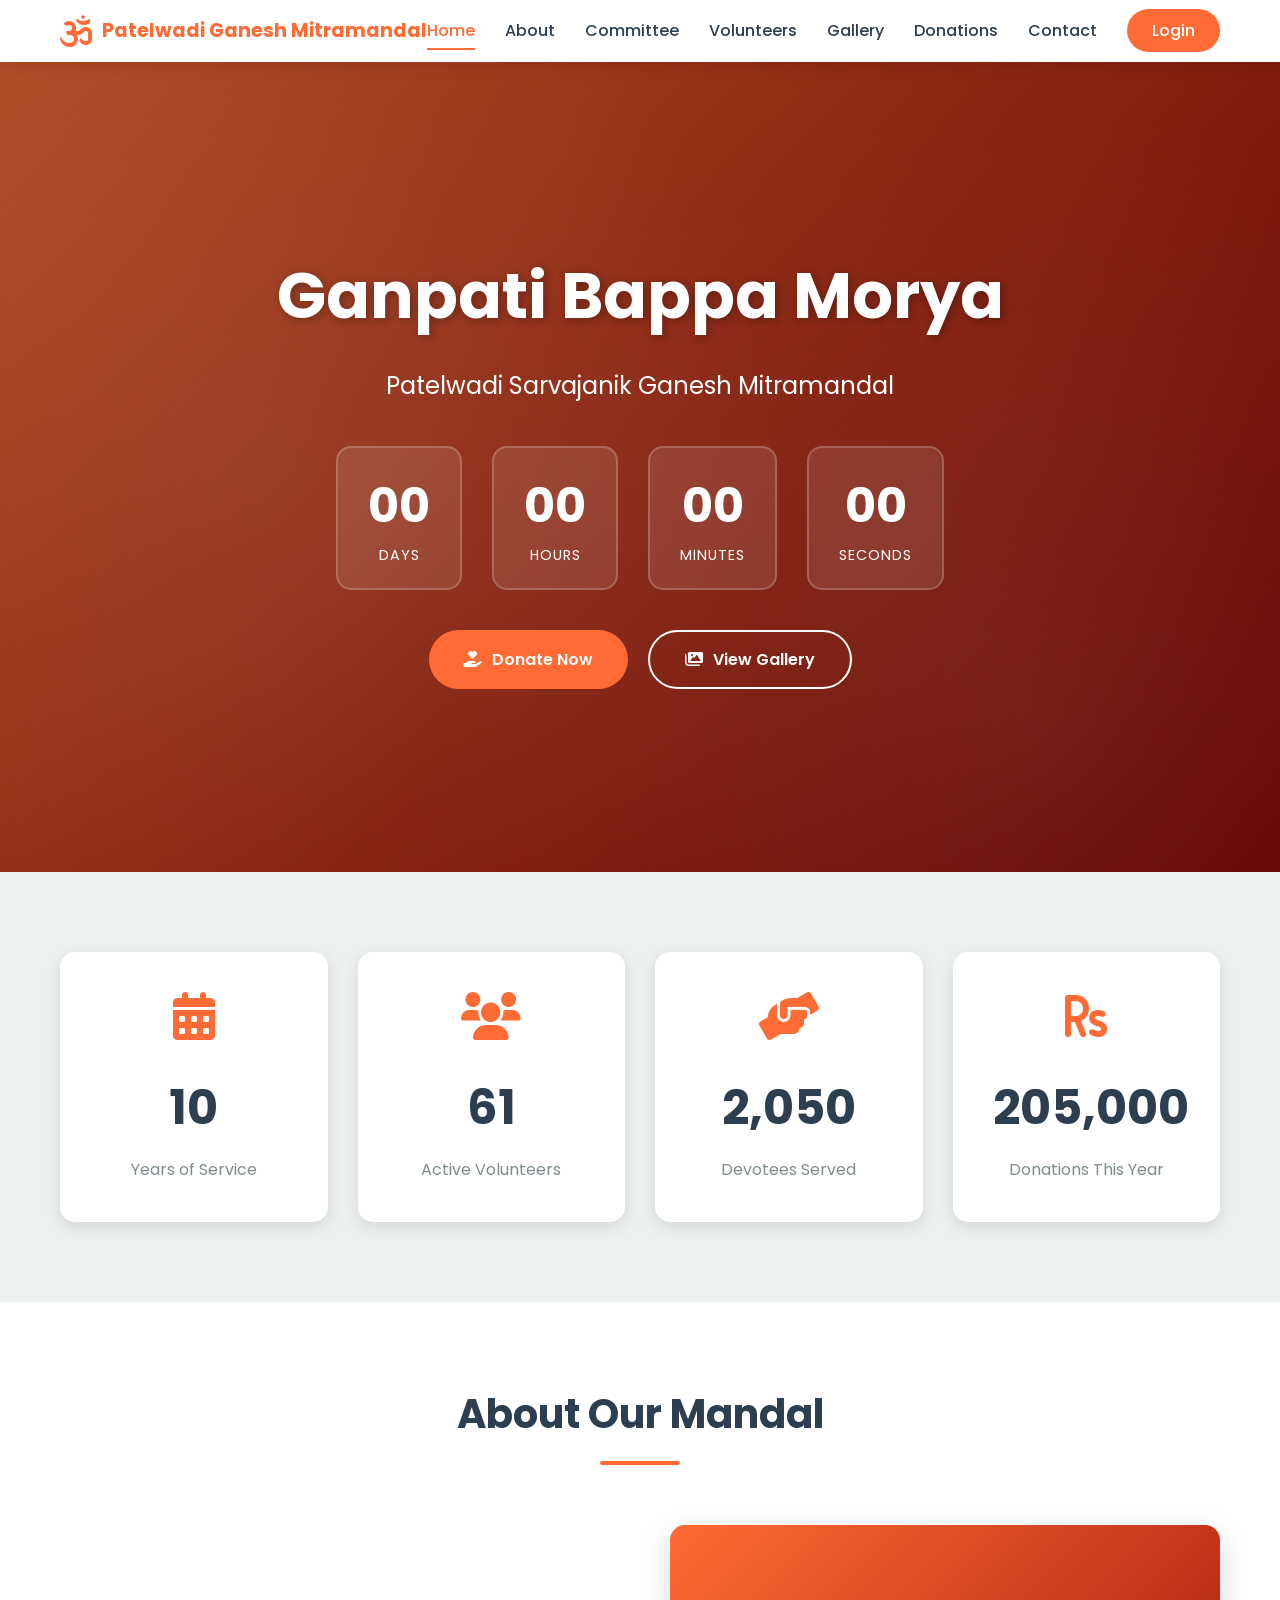
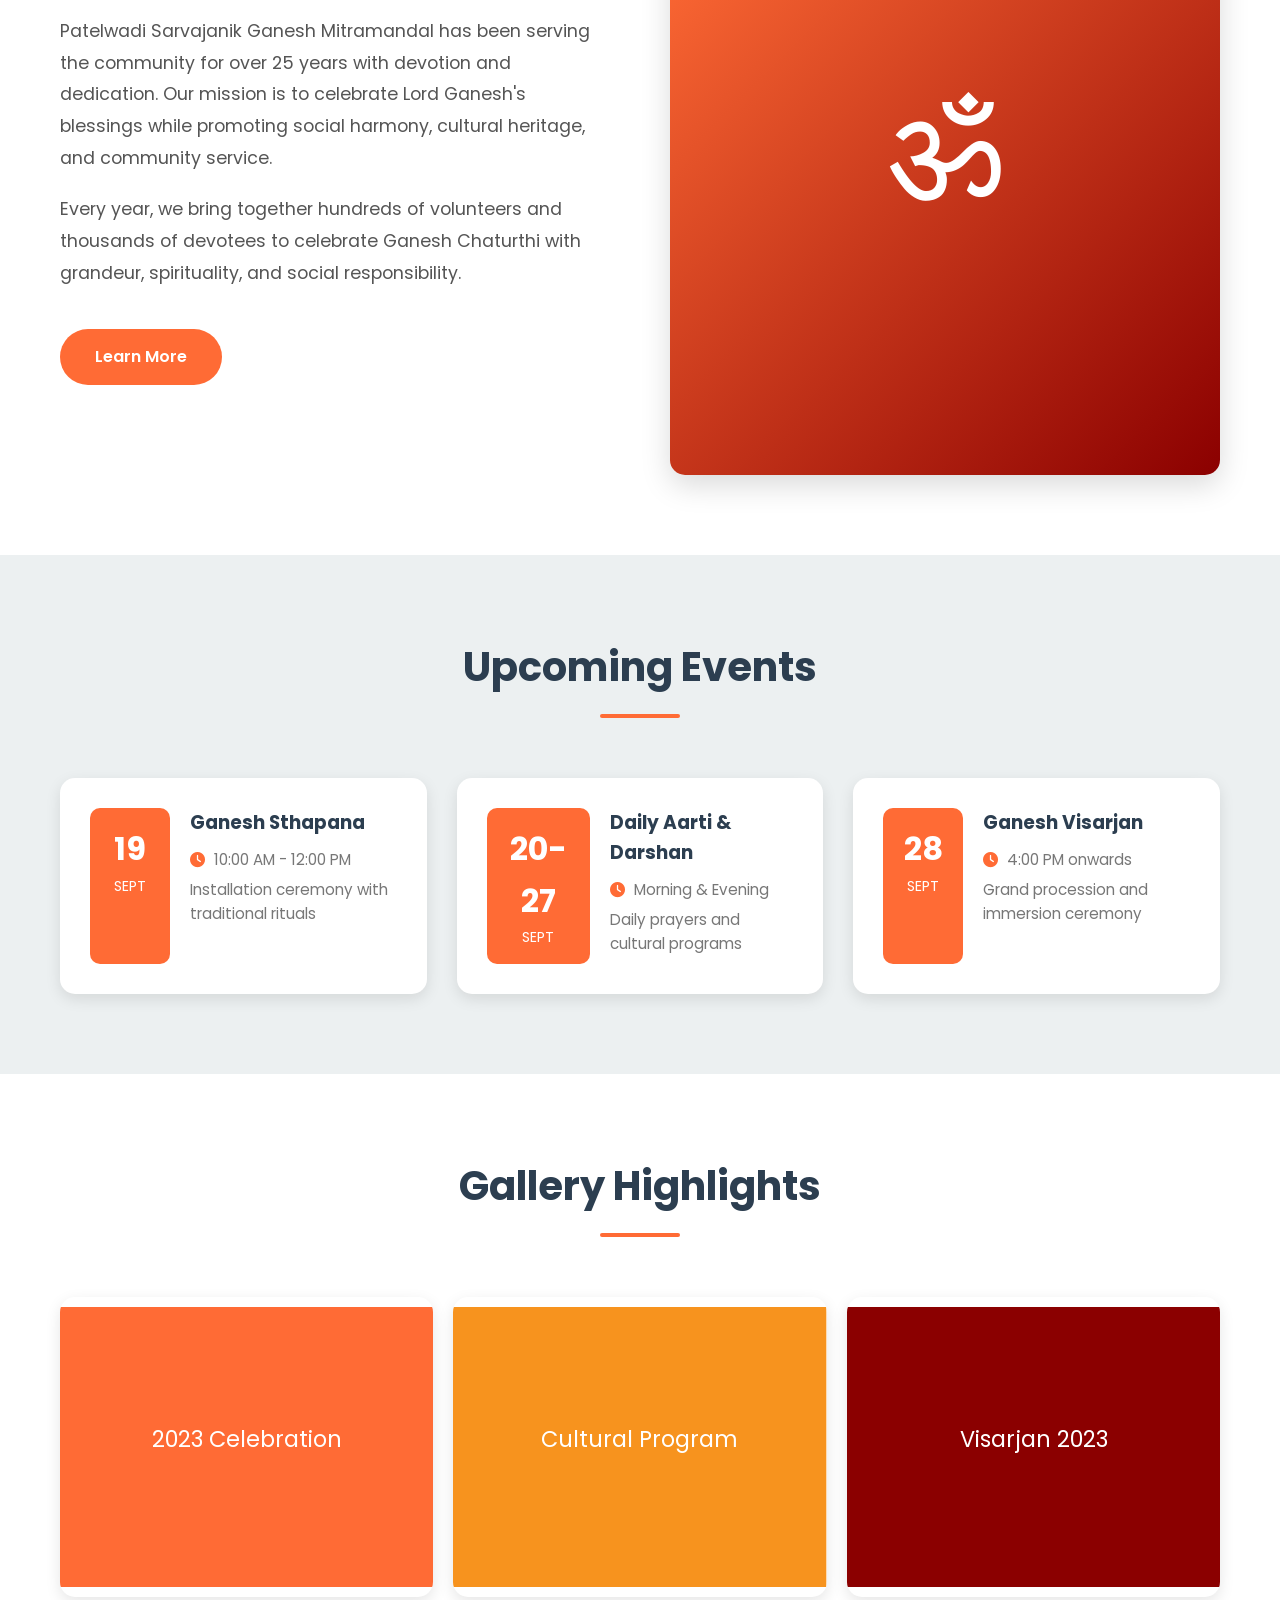
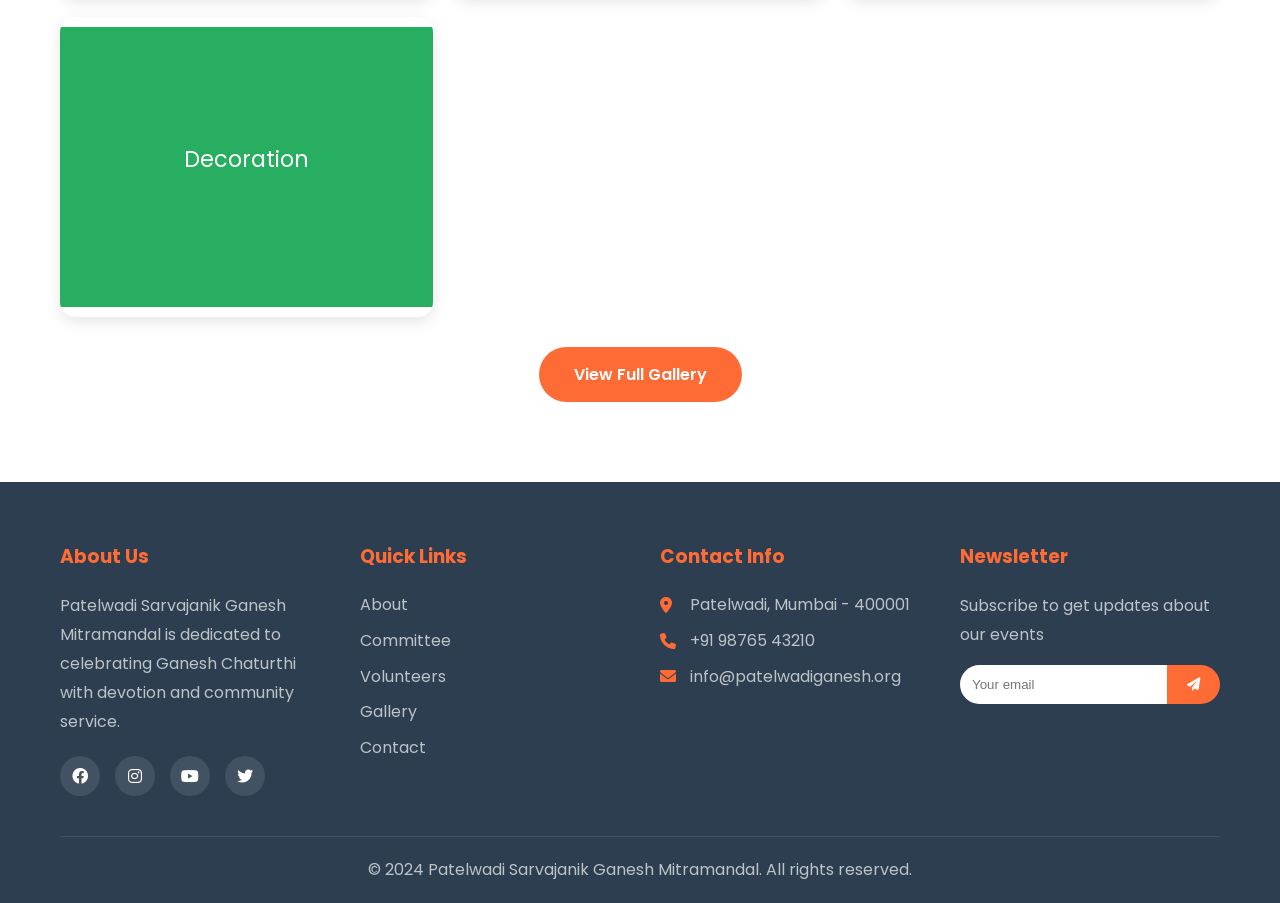
<file: index.html>
<!DOCTYPE html>
<html lang="en">
<head>
    <meta charset="UTF-8">
    <meta name="viewport" content="width=device-width, initial-scale=1.0">
    <title>Patelwadi Sarvajanik Ganesh Mitramandal</title>
    <link rel="stylesheet" href="style.css">
    <link rel="stylesheet" href="https://cdnjs.cloudflare.com/ajax/libs/font-awesome/6.0.0/css/all.min.css">
    <link href="https://fonts.googleapis.com/css2?family=Poppins:wght@300;400;600;700&display=swap" rel="stylesheet">
</head>
<body>
    <!-- Navigation -->
    <nav class="navbar">
        <div class="container">
            <div class="nav-wrapper">
                <div class="logo">
                    <i class="fas fa-om"></i>
                    <span>Patelwadi Ganesh Mitramandal</span>
                </div>
                <button class="mobile-toggle" id="mobileToggle">
                    <span></span>
                    <span></span>
                    <span></span>
                </button>
                <ul class="nav-menu" id="navMenu">
                    <li><a href="index.html" class="active">Home</a></li>
                    <li><a href="about.html">About</a></li>
                    <li><a href="committee.html">Committee</a></li>
                    <li><a href="volunteers.html">Volunteers</a></li>
                    <li><a href="gallery.html">Gallery</a></li>
                    <li><a href="donations.html">Donations</a></li>
                    <li><a href="contact.html">Contact</a></li>
                    <li><a href="login.html" class="btn-login">Login</a></li>
                </ul>
            </div>
        </div>
    </nav>

    <!-- Hero Section -->
    <section class="hero">
        <div class="hero-overlay"></div>
        <div class="hero-content">
            <h1 class="hero-title">Ganpati Bappa Morya</h1>
            <p class="hero-subtitle">Patelwadi Sarvajanik Ganesh Mitramandal</p>
            <div class="countdown" id="countdown">
                <div class="countdown-item">
                    <span class="countdown-value" id="days">10</span>
                    <span class="countdown-label">Days</span>
                </div>
                <div class="countdown-item">
                    <span class="countdown-value" id="hours">00</span>
                    <span class="countdown-label">Hours</span>
                </div>
                <div class="countdown-item">
                    <span class="countdown-value" id="minutes">00</span>
                    <span class="countdown-label">Minutes</span>
                </div>
                <div class="countdown-item">
                    <span class="countdown-value" id="seconds">00</span>
                    <span class="countdown-label">Seconds</span>
                </div>
            </div>
            <div class="hero-buttons">
                <a href="donations.html" class="btn btn-primary">
                    <i class="fas fa-hand-holding-heart"></i> Donate Now
                </a>
                <a href="gallery.html" class="btn btn-secondary">
                    <i class="fas fa-images"></i> View Gallery
                </a>
            </div>
        </div>
    </section>

    <!-- Quick Stats -->
    <section class="stats">
        <div class="container">
            <div class="stats-grid">
                <div class="stat-card">
                    <i class="fas fa-calendar-alt"></i>
                    <h3 class="stat-number" data-target="25">0</h3>
                    <p class="stat-label">Years of Service</p>
                </div>
                <div class="stat-card">
                    <i class="fas fa-users"></i>
                    <h3 class="stat-number" data-target="150">0</h3>
                    <p class="stat-label">Active Volunteers</p>
                </div>
                <div class="stat-card">
                    <i class="fas fa-hands-helping"></i>
                    <h3 class="stat-number" data-target="5000">0</h3>
                    <p class="stat-label">Devotees Served</p>
                </div>
                <div class="stat-card">
                    <i class="fas fa-rupee-sign"></i>
                    <h3 class="stat-number" data-target="500000">0</h3>
                    <p class="stat-label">Donations This Year</p>
                </div>
            </div>
        </div>
    </section>

    <!-- About Section -->
    <section class="about-preview">
        <div class="container">
            <div class="section-header">
                <h2>About Our Mandal</h2>
                <div class="divider"></div>
            </div>
            <div class="about-content">
                <div class="about-text">
                    <p>Patelwadi Sarvajanik Ganesh Mitramandal has been serving the community for over 25 years with devotion and dedication. Our mission is to celebrate Lord Ganesh's blessings while promoting social harmony, cultural heritage, and community service.</p>
                    <p>Every year, we bring together hundreds of volunteers and thousands of devotees to celebrate Ganesh Chaturthi with grandeur, spirituality, and social responsibility.</p>
                    <a href="about.html" class="btn btn-primary">Learn More</a>
                </div>
                <div class="about-image">
                    <!-- SVG Placeholder for Ganesh -->
                    <svg viewBox="0 0 400 400" style="border-radius: 15px;">
                        <defs>
                            <linearGradient id="ganeshGrad" x1="0%" y1="0%" x2="100%" y2="100%">
                                <stop offset="0%" style="stop-color:#FF6B35;stop-opacity:1" />
                                <stop offset="100%" style="stop-color:#8B0000;stop-opacity:1" />
                            </linearGradient>
                        </defs>
                        <rect width="400" height="400" fill="url(#ganeshGrad)"/>
                        <text x="50%" y="50%" text-anchor="middle" fill="white" font-size="100" font-family="Arial">ॐ</text>
                    </svg>
                </div>
            </div>
        </div>
    </section>

    <!-- Events Section -->
    <section class="events">
        <div class="container">
            <div class="section-header">
                <h2>Upcoming Events</h2>
                <div class="divider"></div>
            </div>
            <div class="events-grid">
                <div class="event-card">
                    <div class="event-date">
                        <span class="day">19</span>
                        <span class="month">Sept</span>
                    </div>
                    <div class="event-content">
                        <h3>Ganesh Sthapana</h3>
                        <p><i class="fas fa-clock"></i> 10:00 AM - 12:00 PM</p>
                        <p>Installation ceremony with traditional rituals</p>
                    </div>
                </div>
                <div class="event-card">
                    <div class="event-date">
                        <span class="day">20-27</span>
                        <span class="month">Sept</span>
                    </div>
                    <div class="event-content">
                        <h3>Daily Aarti & Darshan</h3>
                        <p><i class="fas fa-clock"></i> Morning & Evening</p>
                        <p>Daily prayers and cultural programs</p>
                    </div>
                </div>
                <div class="event-card">
                    <div class="event-date">
                        <span class="day">28</span>
                        <span class="month">Sept</span>
                    </div>
                    <div class="event-content">
                        <h3>Ganesh Visarjan</h3>
                        <p><i class="fas fa-clock"></i> 4:00 PM onwards</p>
                        <p>Grand procession and immersion ceremony</p>
                    </div>
                </div>
            </div>
        </div>
    </section>

    <!-- Gallery Preview -->
    <section class="gallery-preview">
        <div class="container">
            <div class="section-header">
                <h2>Gallery Highlights</h2>
                <div class="divider"></div>
            </div>
            <div class="gallery-grid">
                <div class="gallery-item">
                    <svg viewBox="0 0 400 300">
                        <rect width="400" height="300" fill="#FF6B35"/>
                        <text x="50%" y="50%" text-anchor="middle" fill="white" font-size="24">2023 Celebration</text>
                    </svg>
                    <div class="gallery-overlay">
                        <span>2023 Celebration</span>
                    </div>
                </div>
                <div class="gallery-item">
                    <svg viewBox="0 0 400 300">
                        <rect width="400" height="300" fill="#F7931E"/>
                        <text x="50%" y="50%" text-anchor="middle" fill="white" font-size="24">Cultural Program</text>
                    </svg>
                    <div class="gallery-overlay">
                        <span>Cultural Program</span>
                    </div>
                </div>
                <div class="gallery-item">
                    <svg viewBox="0 0 400 300">
                        <rect width="400" height="300" fill="#8B0000"/>
                        <text x="50%" y="50%" text-anchor="middle" fill="white" font-size="24">Visarjan 2023</text>
                    </svg>
                    <div class="gallery-overlay">
                        <span>Visarjan 2023</span>
                    </div>
                </div>
                <div class="gallery-item">
                    <svg viewBox="0 0 400 300">
                        <rect width="400" height="300" fill="#27AE60"/>
                        <text x="50%" y="50%" text-anchor="middle" fill="white" font-size="24">Decoration</text>
                    </svg>
                    <div class="gallery-overlay">
                        <span>Decoration</span>
                    </div>
                </div>
            </div>
            <div class="text-center" style="margin-top: 30px;">
                <a href="gallery.html" class="btn btn-primary">View Full Gallery</a>
            </div>
        </div>
    </section>

    <!-- Footer -->
    <footer class="footer">
        <div class="container">
            <div class="footer-grid">
                <div class="footer-col">
                    <h3>About Us</h3>
                    <p>Patelwadi Sarvajanik Ganesh Mitramandal is dedicated to celebrating Ganesh Chaturthi with devotion and community service.</p>
                    <div class="social-links">
                        <a href="#"><i class="fab fa-facebook"></i></a>
                        <a href="#"><i class="fab fa-instagram"></i></a>
                        <a href="#"><i class="fab fa-youtube"></i></a>
                        <a href="#"><i class="fab fa-twitter"></i></a>
                    </div>
                </div>
                <div class="footer-col">
                    <h3>Quick Links</h3>
                    <ul>
                        <li><a href="about.html">About</a></li>
                        <li><a href="committee.html">Committee</a></li>
                        <li><a href="volunteers.html">Volunteers</a></li>
                        <li><a href="gallery.html">Gallery</a></li>
                        <li><a href="contact.html">Contact</a></li>
                    </ul>
                </div>
                <div class="footer-col">
                    <h3>Contact Info</h3>
                    <ul class="contact-info">
                        <li><i class="fas fa-map-marker-alt"></i> Patelwadi, Mumbai - 400001</li>
                        <li><i class="fas fa-phone"></i> +91 98765 43210</li>
                        <li><i class="fas fa-envelope"></i> info@patelwadiganesh.org</li>
                    </ul>
                </div>
                <div class="footer-col">
                    <h3>Newsletter</h3>
                    <p>Subscribe to get updates about our events</p>
                    <form class="newsletter-form" onsubmit="return false;">
                        <input type="email" placeholder="Your email" required>
                        <button type="submit"><i class="fas fa-paper-plane"></i></button>
                    </form>
                </div>
            </div>
            <div class="footer-bottom">
                <p>&copy; 2024 Patelwadi Sarvajanik Ganesh Mitramandal. All rights reserved.</p>
            </div>
        </div>
    </footer>

    <script src="main.js"></script>
</body>
</html>
</file>
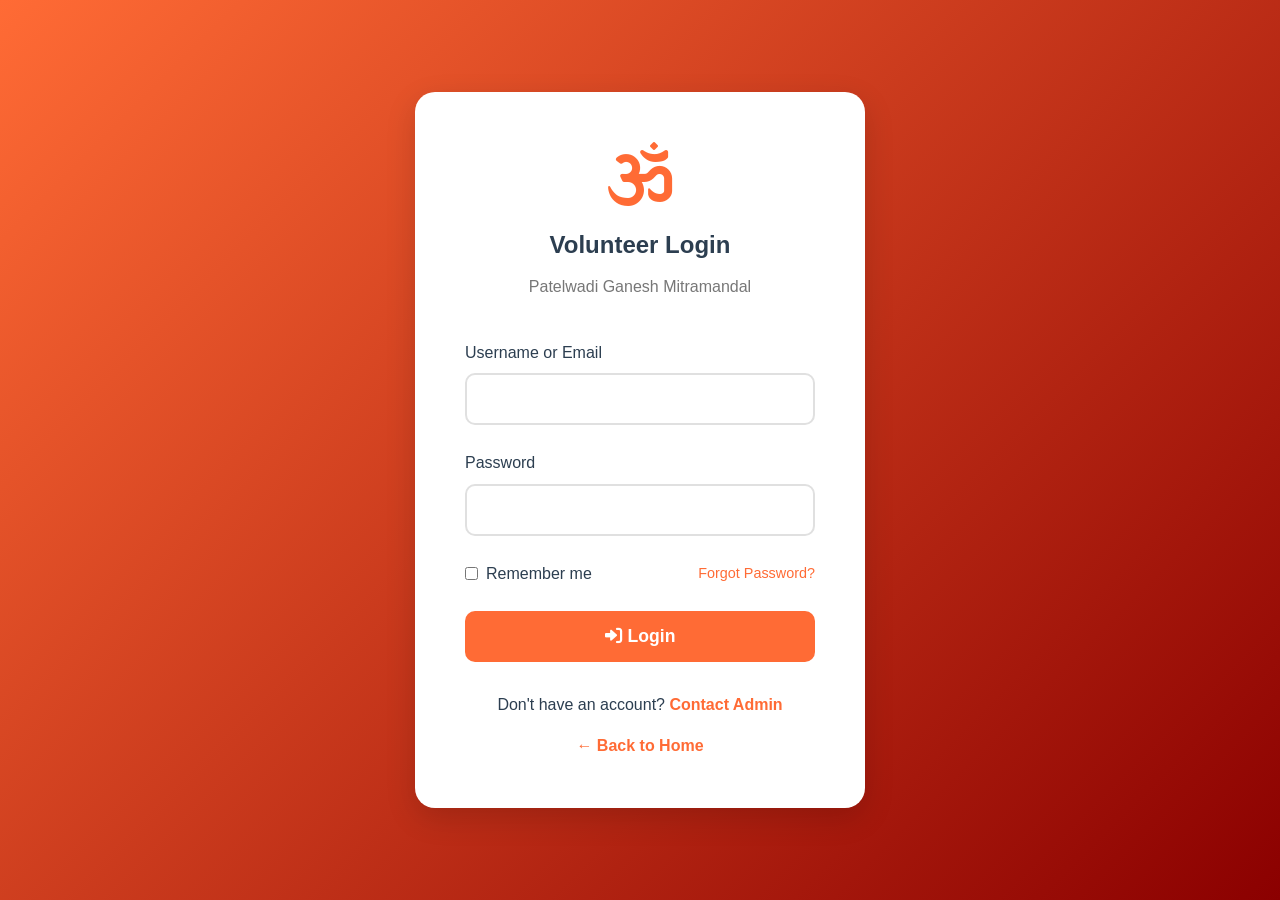
<file: admin.html>
<!DOCTYPE html>
<html lang="en">
<head>
    <meta charset="UTF-8">
    <meta name="viewport" content="width=device-width, initial-scale=1.0">
    <title>Admin Panel - Patelwadi Ganesh Mitramandal</title>
    <link rel="stylesheet" href="style.css">
    <link rel="stylesheet" href="https://cdnjs.cloudflare.com/ajax/libs/font-awesome/6.0.0/css/all.min.css">
    <link href="https://fonts.googleapis.com/css2?family=Poppins:wght@300;400;600;700&display=swap" rel="stylesheet">
    <style>
        body {
            background: #F5F6FA;
        }
        
        .admin-dashboard {
            display: flex;
            min-height: 100vh;
        }
        
        /* Sidebar */
        .admin-sidebar {
            width: 280px;
            background: linear-gradient(180deg, #2C3E50 0%, #34495E 100%);
            color: white;
            position: fixed;
            height: 100vh;
            overflow-y: auto;
            box-shadow: 2px 0 10px rgba(0,0,0,0.1);
        }
        
        .admin-sidebar-header {
            padding: 30px 20px;
            background: rgba(0,0,0,0.2);
            border-bottom: 1px solid rgba(255,255,255,0.1);
        }
        
        .admin-sidebar-header h2 {
            color: var(--primary-color);
            margin-bottom: 5px;
            font-size: 1.5rem;
        }
        
        .admin-sidebar-header p {
            color: #BDC3C7;
            font-size: 0.9rem;
        }
        
        .admin-menu {
            list-style: none;
            padding: 20px 0;
        }
        
        .admin-menu li {
            margin: 5px 0;
        }
        
        .admin-menu a {
            display: flex;
            align-items: center;
            gap: 15px;
            padding: 15px 25px;
            color: #BDC3C7;
            transition: all 0.3s ease;
            position: relative;
        }
        
        .admin-menu a:hover,
        .admin-menu a.active {
            background: rgba(255,107,53,0.15);
            color: var(--primary-color);
            border-left: 4px solid var(--primary-color);
        }
        
        .admin-menu a i {
            width: 24px;
            font-size: 1.2rem;
        }
        
        /* Main Content */
        .admin-main {
            flex: 1;
            margin-left: 280px;
        }
        
        /* Top Bar */
        .admin-topbar {
            background: white;
            padding: 20px 30px;
            box-shadow: 0 2px 10px rgba(0,0,0,0.05);
            display: flex;
            justify-content: space-between;
            align-items: center;
            position: sticky;
            top: 0;
            z-index: 100;
        }
        
        .admin-topbar h1 {
            color: var(--dark-color);
            font-size: 1.8rem;
        }
        
        .admin-user-section {
            display: flex;
            align-items: center;
            gap: 20px;
        }
        
        .admin-notifications {
            position: relative;
            cursor: pointer;
        }
        
        .admin-notifications i {
            font-size: 1.5rem;
            color: var(--dark-color);
        }
        
        .notification-badge {
            position: absolute;
            top: -8px;
            right: -8px;
            background: var(--danger);
            color: white;
            border-radius: 50%;
            width: 20px;
            height: 20px;
            display: flex;
            align-items: center;
            justify-content: center;
            font-size: 0.7rem;
            font-weight: 700;
        }
        
        .admin-user-profile {
            display: flex;
            align-items: center;
            gap: 12px;
            padding: 8px 15px;
            background: #F8F9FA;
            border-radius: 25px;
            cursor: pointer;
            transition: all 0.3s ease;
        }
        
        .admin-user-profile:hover {
            background: var(--light-color);
        }
        
        .admin-avatar {
            width: 40px;
            height: 40px;
            border-radius: 50%;
            background: var(--primary-color);
            display: flex;
            align-items: center;
            justify-content: center;
            color: white;
            font-weight: 700;
            font-size: 1.1rem;
        }
        
        /* Content Area */
        .admin-content {
            padding: 30px;
        }
        
        /* Dashboard Cards */
        .admin-stats {
            display: grid;
            grid-template-columns: repeat(auto-fit, minmax(280px, 1fr));
            gap: 25px;
            margin-bottom: 30px;
        }
        
        .admin-stat-card {
            background: white;
            padding: 30px;
            border-radius: 15px;
            box-shadow: 0 3px 15px rgba(0,0,0,0.08);
            display: flex;
            align-items: center;
            gap: 20px;
            transition: all 0.3s ease;
        }
        
        .admin-stat-card:hover {
            transform: translateY(-5px);
            box-shadow: 0 8px 25px rgba(0,0,0,0.12);
        }
        
        .stat-icon {
            width: 70px;
            height: 70px;
            border-radius: 15px;
            display: flex;
            align-items: center;
            justify-content: center;
            font-size: 2rem;
        }
        
        .stat-icon.blue { background: linear-gradient(135deg, #667eea 0%, #764ba2 100%); color: white; }
        .stat-icon.green { background: linear-gradient(135deg, #f093fb 0%, #f5576c 100%); color: white; }
        .stat-icon.orange { background: linear-gradient(135deg, #4facfe 0%, #00f2fe 100%); color: white; }
        .stat-icon.purple { background: linear-gradient(135deg, #43e97b 0%, #38f9d7 100%); color: white; }
        
        .stat-details h3 {
            font-size: 2.2rem;
            color: var(--dark-color);
            margin-bottom: 5px;
        }
        
        .stat-details p {
            color: #7F8C8D;
            font-size: 0.95rem;
        }
        
        .stat-trend {
            color: var(--success);
            font-size: 0.85rem;
            font-weight: 600;
        }
        
        /* Card */
        .admin-card {
            background: white;
            padding: 30px;
            border-radius: 15px;
            box-shadow: 0 3px 15px rgba(0,0,0,0.08);
            margin-bottom: 25px;
        }
        
        .card-header {
            display: flex;
            justify-content: space-between;
            align-items: center;
            margin-bottom: 25px;
            padding-bottom: 20px;
            border-bottom: 2px solid #F0F0F0;
        }
        
        .card-header h3 {
            color: var(--dark-color);
            font-size: 1.4rem;
        }
        
        .btn-small {
            padding: 10px 20px;
            font-size: 0.9rem;
        }
        
        /* Table */
        .admin-table {
            width: 100%;
            border-collapse: collapse;
        }
        
        .admin-table thead {
            background: #F8F9FA;
        }
        
        .admin-table th {
            padding: 15px;
            text-align: left;
            font-weight: 600;
            color: var(--dark-color);
            border-bottom: 2px solid #E0E0E0;
        }
        
        .admin-table td {
            padding: 15px;
            border-bottom: 1px solid #F0F0F0;
            color: #555;
        }
        
        .admin-table tr:hover {
            background: #F8F9FA;
        }
        
        /* Badges */
        .badge {
            padding: 6px 14px;
            border-radius: 20px;
            font-size: 0.85rem;
            font-weight: 600;
        }
        
        .badge-success {
            background: #D5F4E6;
            color: var(--success);
        }
        
        .badge-warning {
            background: #FFF3E0;
            color: var(--warning);
        }
        
        .badge-danger {
            background: #FFEBEE;
            color: var(--danger);
        }
        
        .badge-info {
            background: #E3F2FD;
            color: #2196F3;
        }
        
        /* Action Buttons */
        .action-btns {
            display: flex;
            gap: 10px;
        }
        
        .btn-icon {
            width: 35px;
            height: 35px;
            border-radius: 8px;
            display: flex;
            align-items: center;
            justify-content: center;
            border: none;
            cursor: pointer;
            transition: all 0.3s ease;
        }
        
        .btn-edit {
            background: #E3F2FD;
            color: #2196F3;
        }
        
        .btn-edit:hover {
            background: #2196F3;
            color: white;
        }
        
        .btn-delete {
            background: #FFEBEE;
            color: var(--danger);
        }
        
        .btn-delete:hover {
            background: var(--danger);
            color: white;
        }
        
        /* Modal */
        .modal {
            display: none;
            position: fixed;
            top: 0;
            left: 0;
            width: 100%;
            height: 100%;
            background: rgba(0,0,0,0.6);
            z-index: 1000;
            align-items: center;
            justify-content: center;
        }
        
        .modal.active {
            display: flex;
        }
        
        .modal-content {
            background: white;
            padding: 40px;
            border-radius: 15px;
            max-width: 600px;
            width: 90%;
            max-height: 90vh;
            overflow-y: auto;
        }
        
        .modal-header {
            display: flex;
            justify-content: space-between;
            align-items: center;
            margin-bottom: 25px;
        }
        
        .modal-close {
            font-size: 1.5rem;
            cursor: pointer;
            color: #999;
        }
        
        .modal-close:hover {
            color: var(--danger);
        }
        
        /* Form */
        .form-group {
            margin-bottom: 20px;
        }
        
        .form-group label {
            display: block;
            margin-bottom: 8px;
            color: var(--dark-color);
            font-weight: 600;
        }
        
        .form-group input,
        .form-group select,
        .form-group textarea {
            width: 100%;
            padding: 12px 15px;
            border: 2px solid #E0E0E0;
            border-radius: 8px;
            font-size: 1rem;
            transition: border-color 0.3s ease;
        }
        
        .form-group input:focus,
        .form-group select:focus,
        .form-group textarea:focus {
            outline: none;
            border-color: var(--primary-color);
        }
        
        /* Content Sections */
        .content-section {
            display: none;
        }
        
        .content-section.active {
            display: block;
        }
        
        /* Charts Placeholder */
        .chart-container {
            height: 300px;
            background: #F8F9FA;
            border-radius: 10px;
            display: flex;
            align-items: center;
            justify-content: center;
            color: #999;
        }
        
        /* Responsive */
        @media (max-width: 968px) {
            .admin-sidebar {
                width: 70px;
            }
            
            .admin-main {
                margin-left: 70px;
            }
            
            .admin-sidebar-header,
            .admin-menu span {
                display: none;
            }
            
            .admin-menu a {
                justify-content: center;
            }
        }
    </style>
</head>
<body>
    <div class="admin-dashboard">
        <!-- Sidebar -->
        <aside class="admin-sidebar">
            <div class="admin-sidebar-header">
                <h2>Admin Panel</h2>
                <p id="adminName">Administrator</p>
            </div>
            
            <ul class="admin-menu">
                <li>
                    <a href="#" class="active" onclick="showAdminSection('dashboard')">
                        <i class="fas fa-chart-line"></i>
                        <span>Dashboard</span>
                    </a>
                </li>
                <li>
                    <a href="#" onclick="showAdminSection('users')">
                        <i class="fas fa-users"></i>
                        <span>Manage Users</span>
                    </a>
                </li>
                <li>
                    <a href="#" onclick="showAdminSection('volunteers')">
                        <i class="fas fa-user-friends"></i>
                        <span>Volunteers</span>
                    </a>
                </li>
                <li>
                    <a href="#" onclick="showAdminSection('committee')">
                        <i class="fas fa-user-tie"></i>
                        <span>Committee</span>
                    </a>
                </li>
                <li>
                    <a href="#" onclick="showAdminSection('donations')">
                        <i class="fas fa-hand-holding-usd"></i>
                        <span>Donations</span>
                    </a>
                </li>
                <li>
                    <a href="#" onclick="showAdminSection('gallery')">
                        <i class="fas fa-images"></i>
                        <span>Gallery</span>
                    </a>
                </li>
                <li>
                    <a href="#" onclick="showAdminSection('events')">
                        <i class="fas fa-calendar-alt"></i>
                        <span>Events</span>
                    </a>
                </li>
                <li>
                    <a href="#" onclick="showAdminSection('reports')">
                        <i class="fas fa-file-alt"></i>
                        <span>Reports</span>
                    </a>
                </li>
                <li>
                    <a href="#" onclick="showAdminSection('settings')">
                        <i class="fas fa-cog"></i>
                        <span>Settings</span>
                    </a>
                </li>
                <li>
                    <a href="#" onclick="adminLogout()">
                        <i class="fas fa-sign-out-alt"></i>
                        <span>Logout</span>
                    </a>
                </li>
            </ul>
        </aside>
        
        <!-- Main Content -->
        <main class="admin-main">
            <!-- Top Bar -->
            <div class="admin-topbar">
                <h1 id="pageTitle">Dashboard Overview</h1>
                <div class="admin-user-section">
                    <div class="admin-notifications">
                        <i class="fas fa-bell"></i>
                        <span class="notification-badge">5</span>
                    </div>
                    <div class="admin-user-profile">
                        <div class="admin-avatar">A</div>
                        <div>
                            <strong>Admin User</strong>
                            <p style="font-size: 0.8rem; color: #777; margin: 0;">Administrator</p>
                        </div>
                    </div>
                </div>
            </div>
            
            <!-- Content Area -->
            <div class="admin-content">
                <!-- Dashboard Section -->
                <div id="dashboard" class="content-section active">
                    <!-- Stats Cards -->
                    <div class="admin-stats">
                        <div class="admin-stat-card">
                            <div class="stat-icon blue">
                                <i class="fas fa-users"></i>
                            </div>
                            <div class="stat-details">
                                <h3>150</h3>
                                <p>Total Volunteers</p>
                                <span class="stat-trend">↑ 12% this month</span>
                            </div>
                        </div>
                        
                        <div class="admin-stat-card">
                            <div class="stat-icon green">
                                <i class="fas fa-rupee-sign"></i>
                            </div>
                            <div class="stat-details">
                                <h3>₹5,50,000</h3>
                                <p>Total Donations</p>
                                <span class="stat-trend">↑ 28% this month</span>
                            </div>
                        </div>
                        
                        <div class="admin-stat-card">
                            <div class="stat-icon orange">
                                <i class="fas fa-calendar-check"></i>
                            </div>
                            <div class="stat-details">
                                <h3>12</h3>
                                <p>Upcoming Events</p>
                                <span class="stat-trend">Next: 5 days</span>
                            </div>
                        </div>
                        
                        <div class="admin-stat-card">
                            <div class="stat-icon purple">
                                <i class="fas fa-images"></i>
                            </div>
                            <div class="stat-details">
                                <h3>245</h3>
                                <p>Gallery Photos</p>
                                <span class="stat-trend">↑ 45 new</span>
                            </div>
                        </div>
                    </div>
                    
                    <!-- Recent Activities -->
                    <div class="admin-card">
                        <div class="card-header">
                            <h3>Recent Donations</h3>
                            <button class="btn btn-primary btn-small">View All</button>
                        </div>
                        <table class="admin-table">
                            <thead>
                                <tr>
                                    <th>Donor Name</th>
                                    <th>Amount</th>
                                    <th>Date</th>
                                    <th>Method</th>
                                    <th>Status</th>
                                </tr>
                            </thead>
                            <tbody>
                                <tr>
                                    <td>Ramesh Patel</td>
                                    <td>₹10,000</td>
                                    <td>15 Sept 2024</td>
                                    <td>UPI</td>
                                    <td><span class="badge badge-success">Completed</span></td>
                                </tr>
                                <tr>
                                    <td>Suresh Mehta</td>
                                    <td>₹5,000</td>
                                    <td>14 Sept 2024</td>
                                    <td>Cash</td>
                                    <td><span class="badge badge-success">Completed</span></td>
                                </tr>
                                <tr>
                                    <td>Priya Sharma</td>
                                    <td>₹3,000</td>
                                    <td>14 Sept 2024</td>
                                    <td>Card</td>
                                    <td><span class="badge badge-warning">Pending</span></td>
                                </tr>
                            </tbody>
                        </table>
                    </div>
                    
                    <!-- Analytics -->
                    <div class="admin-card">
                        <div class="card-header">
                            <h3>Donation Analytics</h3>
                        </div>
                        <div class="chart-container">
                            <i class="fas fa-chart-bar" style="font-size: 3rem;"></i>
                            <p style="margin-left: 20px;">Chart visualization here</p>
                        </div>
                    </div>
                </div>
                
                <!-- Users Management Section -->
                <div id="users" class="content-section">
                    <div class="admin-card">
                        <div class="card-header">
                            <h3>User Management</h3>
                            <button class="btn btn-primary btn-small" onclick="openModal('addUser')">
                                <i class="fas fa-plus"></i> Add User
                            </button>
                        </div>
                        <table class="admin-table">
                            <thead>
                                <tr>
                                    <th>Name</th>
                                    <th>Email</th>
                                    <th>Role</th>
                                    <th>Status</th>
                                    <th>Actions</th>
                                </tr>
                            </thead>
                            <tbody id="userTableBody">
                                <tr>
                                    <td>Rajesh Kumar</td>
                                    <td>rajesh@email.com</td>
                                    <td><span class="badge badge-info">Volunteer</span></td>
                                    <td><span class="badge badge-success">Active</span></td>
                                    <td>
                                        <div class="action-btns">
                                            <button class="btn-icon btn-edit"><i class="fas fa-edit"></i></button>
                                            <button class="btn-icon btn-delete"><i class="fas fa-trash"></i></button>
                                        </div>
                                    </td>
                                </tr>
                                <tr>
                                    <td>Amit Patel</td>
                                    <td>amit@email.com</td>
                                    <td><span class="badge badge-warning">Committee</span></td>
                                    <td><span class="badge badge-success">Active</span></td>
                                    <td>
                                        <div class="action-btns">
                                            <button class="btn-icon btn-edit"><i class="fas fa-edit"></i></button>
                                            <button class="btn-icon btn-delete"><i class="fas fa-trash"></i></button>
                                        </div>
                                    </td>
                                </tr>
                            </tbody>
                        </table>
                    </div>
                </div>
                
                <!-- Volunteers Section -->
                <div id="volunteers" class="content-section">
                    <div class="admin-card">
                        <div class="card-header">
                            <h3>Volunteer Management</h3>
                            <button class="btn btn-primary btn-small">
                                <i class="fas fa-download"></i> Export CSV
                            </button>
                        </div>
                        <p>Total Volunteers: <strong>150</strong></p>
                        <p>Active: <strong>145</strong> | Inactive: <strong>5</strong></p>
                    </div>
                </div>
                
                <!-- Donations Section -->
                <div id="donations" class="content-section">
                    <div class="admin-card">
                        <div class="card-header">
                            <h3>Donation Tracking</h3>
                            <button class="btn btn-primary btn-small">
                                <i class="fas fa-file-pdf"></i> Generate Report
                            </button>
                        </div>
                        <div class="admin-stats" style="margin-top: 20px;">
                            <div class="admin-stat-card">
                                <div class="stat-icon green">
                                    <i class="fas fa-money-bill-wave"></i>
                                </div>
                                <div class="stat-details">
                                    <h3>₹5,50,000</h3>
                                    <p>Total Received</p>
                                </div>
                            </div>
                            <div class="admin-stat-card">
                                <div class="stat-icon orange">
                                    <i class="fas fa-clock"></i>
                                </div>
                                <div class="stat-details">
                                    <h3>₹25,000</h3>
                                    <p>Pending</p>
                                </div>
                            </div>
                        </div>
                    </div>
                </div>
                
                <!-- Settings Section -->
                <div id="settings" class="content-section">
                    <div class="admin-card">
                        <div class="card-header">
                            <h3>System Settings</h3>
                        </div>
                        <div class="form-group">
                            <label>Website Title</label>
                            <input type="text" value="Patelwadi Sarvajanik Ganesh Mitramandal">
                        </div>
                        <div class="form-group">
                            <label>Contact Email</label>
                            <input type="email" value="info@patelwadiganesh.org">
                        </div>
                        <div class="form-group">
                            <label>Contact Phone</label>
                            <input type="tel" value="+91 98765 43210">
                        </div>
                        <button class="btn btn-primary">Save Settings</button>
                    </div>
                </div>
            </div>
        </main>
    </div>
    
    <!-- Add User Modal -->
    <div id="addUserModal" class="modal">
        <div class="modal-content">
            <div class="modal-header">
                <h3>Add New User</h3>
                <span class="modal-close" onclick="closeModal('addUser')">&times;</span>
            </div>
            <form id="addUserForm">
                <div class="form-group">
                    <label>Full Name</label>
                    <input type="text" required>
                </div>
                <div class="form-group">
                    <label>Email</label>
                    <input type="email" required>
                </div>
                <div class="form-group">
                    <label>Role</label>
                    <select required>
                        <option value="">Select Role</option>
                        <option value="volunteer">Volunteer</option>
                        <option value="committee">Committee</option>
                        <option value="admin">Admin</option>
                    </select>
                </div>
                <div class="form-group">
                    <label>Password</label>
                    <input type="password" required>
                </div>
                <button type="submit" class="btn btn-primary" style="width: 100%;">Add User</button>
            </form>
        </div>
    </div>

    <script src="admin.js"></script>
</body>
</html>
</file>
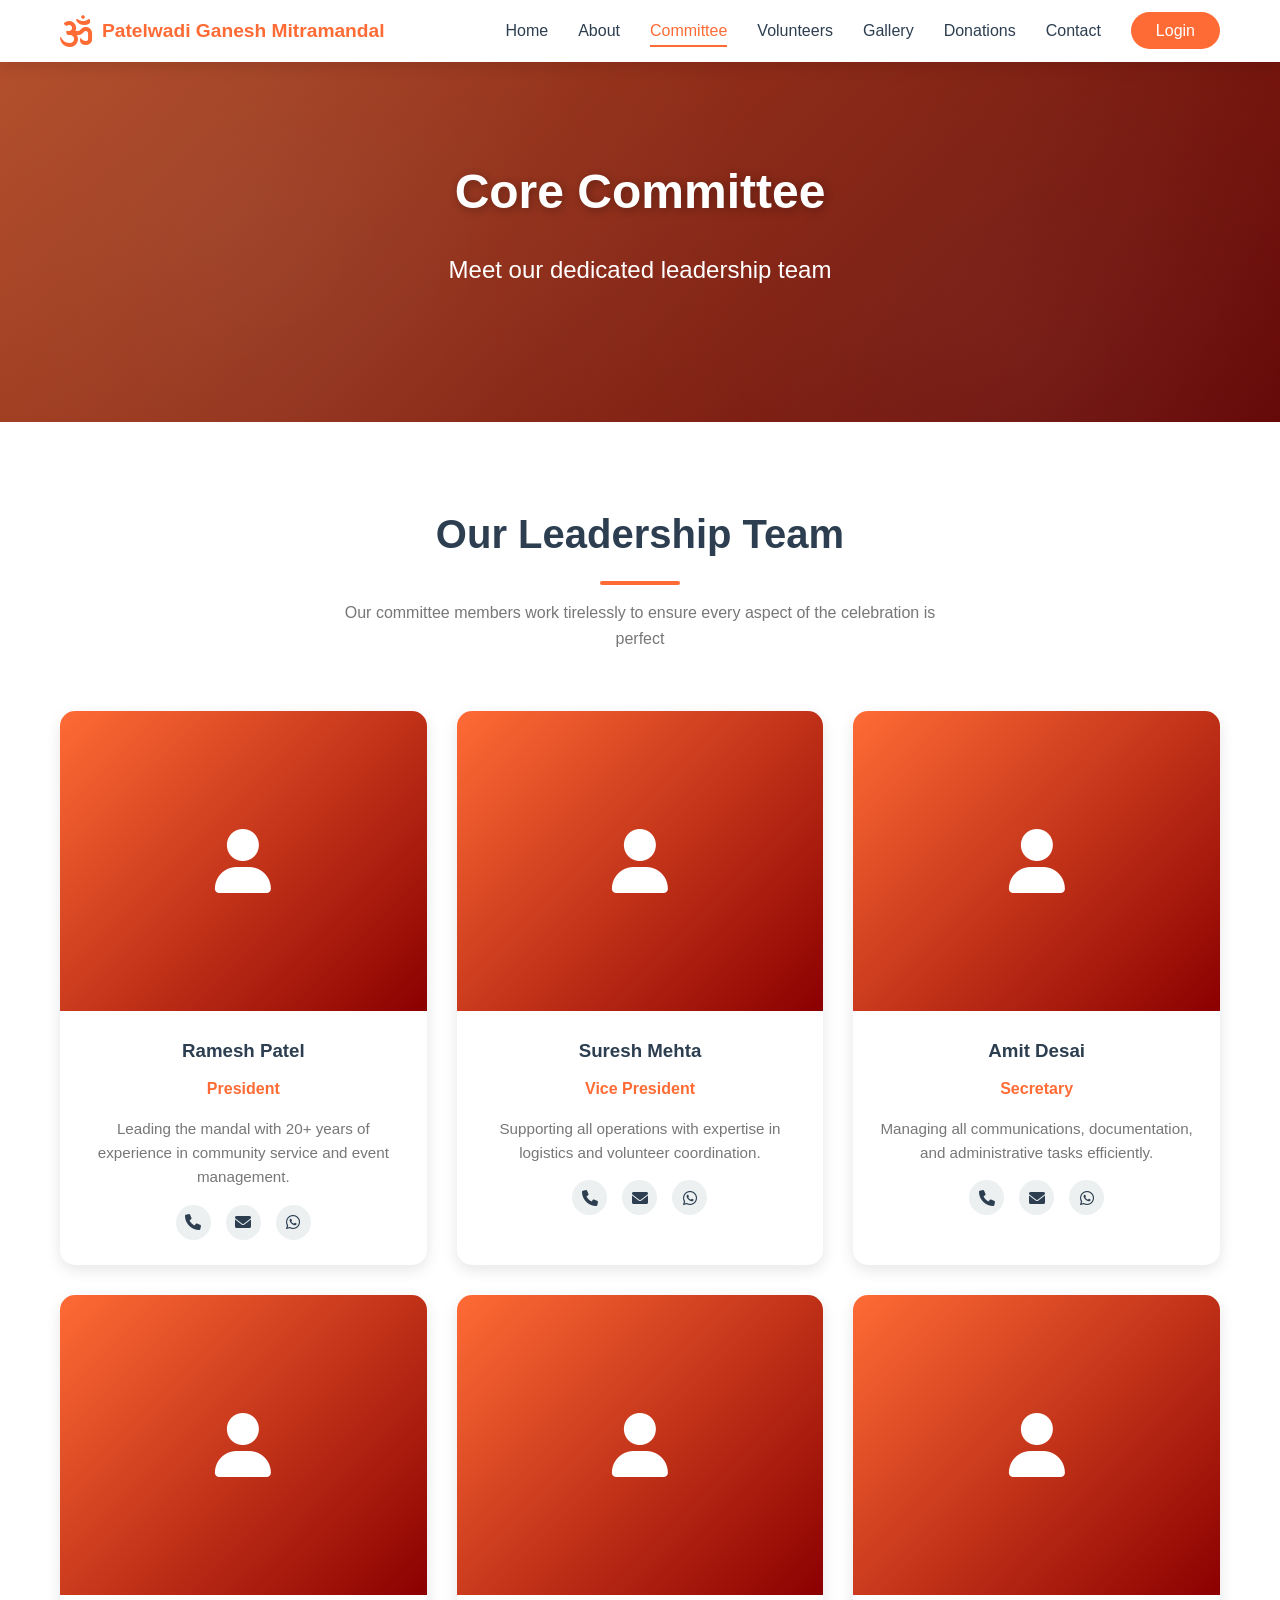
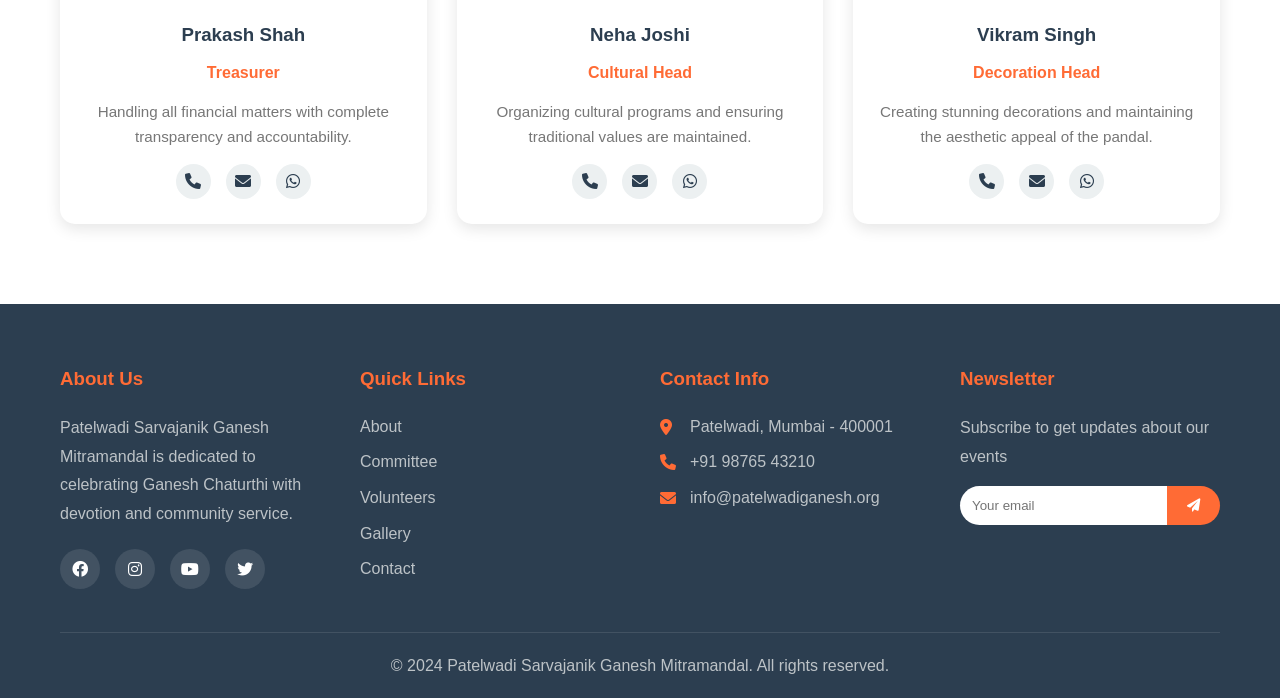
<file: committee.html>
<!DOCTYPE html>
<html lang="en">
<head>
    <meta charset="UTF-8">
    <meta name="viewport" content="width=device-width, initial-scale=1.0">
    <title>Core Committee - Patelwadi Ganesh Mitramandal</title>
    <link rel="stylesheet" href="style.css">
    <link rel="stylesheet" href="https://cdnjs.cloudflare.com/ajax/libs/font-awesome/6.0.0/css/all.min.css">
    <style>
        .committee-section {
            padding: 80px 0;
        }
        
        .committee-grid {
            display: grid;
            grid-template-columns: repeat(auto-fit, minmax(280px, 1fr));
            gap: 30px;
            margin-top: 50px;
        }
        
        .committee-card {
            background: var(--white);
            border-radius: 15px;
            overflow: hidden;
            box-shadow: var(--shadow);
            transition: all 0.3s ease;
        }
        
        .committee-card:hover {
            transform: translateY(-10px);
            box-shadow: var(--shadow-lg);
        }
        
        .committee-image {
            width: 100%;
            height: 300px;
            background: linear-gradient(135deg, var(--primary-color), var(--accent-color));
            display: flex;
            align-items: center;
            justify-content: center;
            color: var(--white);
            font-size: 4rem;
        }
        
        .committee-info {
            padding: 25px;
            text-align: center;
        }
        
        .committee-info h3 {
            color: var(--dark-color);
            margin-bottom: 10px;
        }
        
        .committee-position {
            color: var(--primary-color);
            font-weight: 600;
            margin-bottom: 15px;
        }
        
        .committee-info p {
            color: #777;
            font-size: 0.95rem;
            line-height: 1.6;
            margin-bottom: 15px;
        }
        
        .committee-contact {
            display: flex;
            justify-content: center;
            gap: 15px;
            margin-top: 15px;
        }
        
        .committee-contact a {
            width: 35px;
            height: 35px;
            border-radius: 50%;
            background: var(--light-color);
            display: flex;
            align-items: center;
            justify-content: center;
            color: var(--dark-color);
            transition: all 0.3s ease;
        }
        
        .committee-contact a:hover {
            background: var(--primary-color);
            color: var(--white);
        }
    </style>
</head>
<body>
    <!-- Include navigation from index.html -->
    <nav class="navbar">
        <div class="container">
            <div class="nav-wrapper">
                <div class="logo">
                    <i class="fas fa-om"></i>
                    <span>Patelwadi Ganesh Mitramandal</span>
                </div>
                <ul class="nav-menu">
                    <li><a href="index.html">Home</a></li>
                    <li><a href="about.html">About</a></li>
                    <li><a href="committee.html" class="active">Committee</a></li>
                    <li><a href="volunteers.html">Volunteers</a></li>
                    <li><a href="gallery.html">Gallery</a></li>
                    <li><a href="donations.html">Donations</a></li>
                    <li><a href="contact.html">Contact</a></li>
                    <li><a href="login.html" class="btn-login">Login</a></li>
                </ul>
            </div>
        </div>
    </nav>
    
    <!-- Page Header -->
    <section class="hero" style="height: 40vh;">
        <div class="hero-overlay"></div>
        <div class="hero-content">
            <h1 class="hero-title" style="font-size: 3rem;">Core Committee</h1>
            <p class="hero-subtitle">Meet our dedicated leadership team</p>
        </div>
    </section>
    
    <!-- Committee Members -->
    <section class="committee-section">
        <div class="container">
            <div class="section-header">
                <h2>Our Leadership Team</h2>
                <div class="divider"></div>
                <p style="margin-top: 15px; color: #777; max-width: 600px; margin-left: auto; margin-right: auto;">
                    Our committee members work tirelessly to ensure every aspect of the celebration is perfect
                </p>
            </div>
            
            <div class="committee-grid">
                <!-- President -->
                <div class="committee-card">
                    <div class="committee-image">
                        <i class="fas fa-user"></i>
                    </div>
                    <div class="committee-info">
                        <h3>Ramesh Patel</h3>
                        <div class="committee-position">President</div>
                        <p>Leading the mandal with 20+ years of experience in community service and event management.</p>
                        <div class="committee-contact">
                            <a href="tel:+919876543210"><i class="fas fa-phone"></i></a>
                            <a href="mailto:ramesh@patelwadiganesh.org"><i class="fas fa-envelope"></i></a>
                            <a href="#"><i class="fab fa-whatsapp"></i></a>
                        </div>
                    </div>
                </div>
                
                <!-- Vice President -->
                <div class="committee-card">
                    <div class="committee-image">
                        <i class="fas fa-user"></i>
                    </div>
                    <div class="committee-info">
                        <h3>Suresh Mehta</h3>
                        <div class="committee-position">Vice President</div>
                        <p>Supporting all operations with expertise in logistics and volunteer coordination.</p>
                        <div class="committee-contact">
                            <a href="tel:+919876543211"><i class="fas fa-phone"></i></a>
                            <a href="mailto:suresh@patelwadiganesh.org"><i class="fas fa-envelope"></i></a>
                            <a href="#"><i class="fab fa-whatsapp"></i></a>
                        </div>
                    </div>
                </div>
                
                <!-- Secretary -->
                <div class="committee-card">
                    <div class="committee-image">
                        <i class="fas fa-user"></i>
                    </div>
                    <div class="committee-info">
                        <h3>Amit Desai</h3>
                        <div class="committee-position">Secretary</div>
                        <p>Managing all communications, documentation, and administrative tasks efficiently.</p>
                        <div class="committee-contact">
                            <a href="tel:+919876543212"><i class="fas fa-phone"></i></a>
                            <a href="mailto:amit@patelwadiganesh.org"><i class="fas fa-envelope"></i></a>
                            <a href="#"><i class="fab fa-whatsapp"></i></a>
                        </div>
                    </div>
                </div>
                
                <!-- Treasurer -->
                <div class="committee-card">
                    <div class="committee-image">
                        <i class="fas fa-user"></i>
                    </div>
                    <div class="committee-info">
                        <h3>Prakash Shah</h3>
                        <div class="committee-position">Treasurer</div>
                        <p>Handling all financial matters with complete transparency and accountability.</p>
                        <div class="committee-contact">
                            <a href="tel:+919876543213"><i class="fas fa-phone"></i></a>
                            <a href="mailto:prakash@patelwadiganesh.org"><i class="fas fa-envelope"></i></a>
                            <a href="#"><i class="fab fa-whatsapp"></i></a>
                        </div>
                    </div>
                </div>
                
                <!-- Cultural Head -->
                <div class="committee-card">
                    <div class="committee-image">
                        <i class="fas fa-user"></i>
                    </div>
                    <div class="committee-info">
                        <h3>Neha Joshi</h3>
                        <div class="committee-position">Cultural Head</div>
                        <p>Organizing cultural programs and ensuring traditional values are maintained.</p>
                        <div class="committee-contact">
                            <a href="tel:+919876543214"><i class="fas fa-phone"></i></a>
                            <a href="mailto:neha@patelwadiganesh.org"><i class="fas fa-envelope"></i></a>
                            <a href="#"><i class="fab fa-whatsapp"></i></a>
                        </div>
                    </div>
                </div>
                
                <!-- Decoration Head -->
                <div class="committee-card">
                    <div class="committee-image">
                        <i class="fas fa-user"></i>
                    </div>
                    <div class="committee-info">
                        <h3>Vikram Singh</h3>
                        <div class="committee-position">Decoration Head</div>
                        <p>Creating stunning decorations and maintaining the aesthetic appeal of the pandal.</p>
                        <div class="committee-contact">
                            <a href="tel:+919876543215"><i class="fas fa-phone"></i></a>
                            <a href="mailto:vikram@patelwadiganesh.org"><i class="fas fa-envelope"></i></a>
                            <a href="#"><i class="fab fa-whatsapp"></i></a>
                        </div>
                    </div>
                </div>
            </div>
        </div>
    </section>
    
    <!-- Include footer from index.html -->
    <footer class="footer">
        <div class="container">
            <div class="footer-grid">
                <div class="footer-col">
                    <h3>About Us</h3>
                    <p>Patelwadi Sarvajanik Ganesh Mitramandal is dedicated to celebrating Ganesh Chaturthi with devotion and community service.</p>
                    <div class="social-links">
                        <a href="#"><i class="fab fa-facebook"></i></a>
                        <a href="#"><i class="fab fa-instagram"></i></a>
                        <a href="#"><i class="fab fa-youtube"></i></a>
                        <a href="#"><i class="fab fa-twitter"></i></a>
                    </div>
                </div>
                <div class="footer-col">
                    <h3>Quick Links</h3>
                    <ul>
                        <li><a href="about.html">About</a></li>
                        <li><a href="committee.html">Committee</a></li>
                        <li><a href="volunteers.html">Volunteers</a></li>
                        <li><a href="gallery.html">Gallery</a></li>
                        <li><a href="contact.html">Contact</a></li>
                    </ul>
                </div>
                <div class="footer-col">
                    <h3>Contact Info</h3>
                    <ul class="contact-info">
                        <li><i class="fas fa-map-marker-alt"></i> Patelwadi, Mumbai - 400001</li>
                        <li><i class="fas fa-phone"></i> +91 98765 43210</li>
                        <li><i class="fas fa-envelope"></i> info@patelwadiganesh.org</li>
                    </ul>
                </div>
                <div class="footer-col">
                    <h3>Newsletter</h3>
                    <p>Subscribe to get updates about our events</p>
                    <form class="newsletter-form">
                        <input type="email" placeholder="Your email">
                        <button type="submit"><i class="fas fa-paper-plane"></i></button>
                    </form>
                </div>
            </div>
            <div class="footer-bottom">
                <p>&copy; 2024 Patelwadi Sarvajanik Ganesh Mitramandal. All rights reserved.</p>
            </div>
        </div>
    </footer>
    
    <script src="main.js"></script>
</body>
</html>
</file>
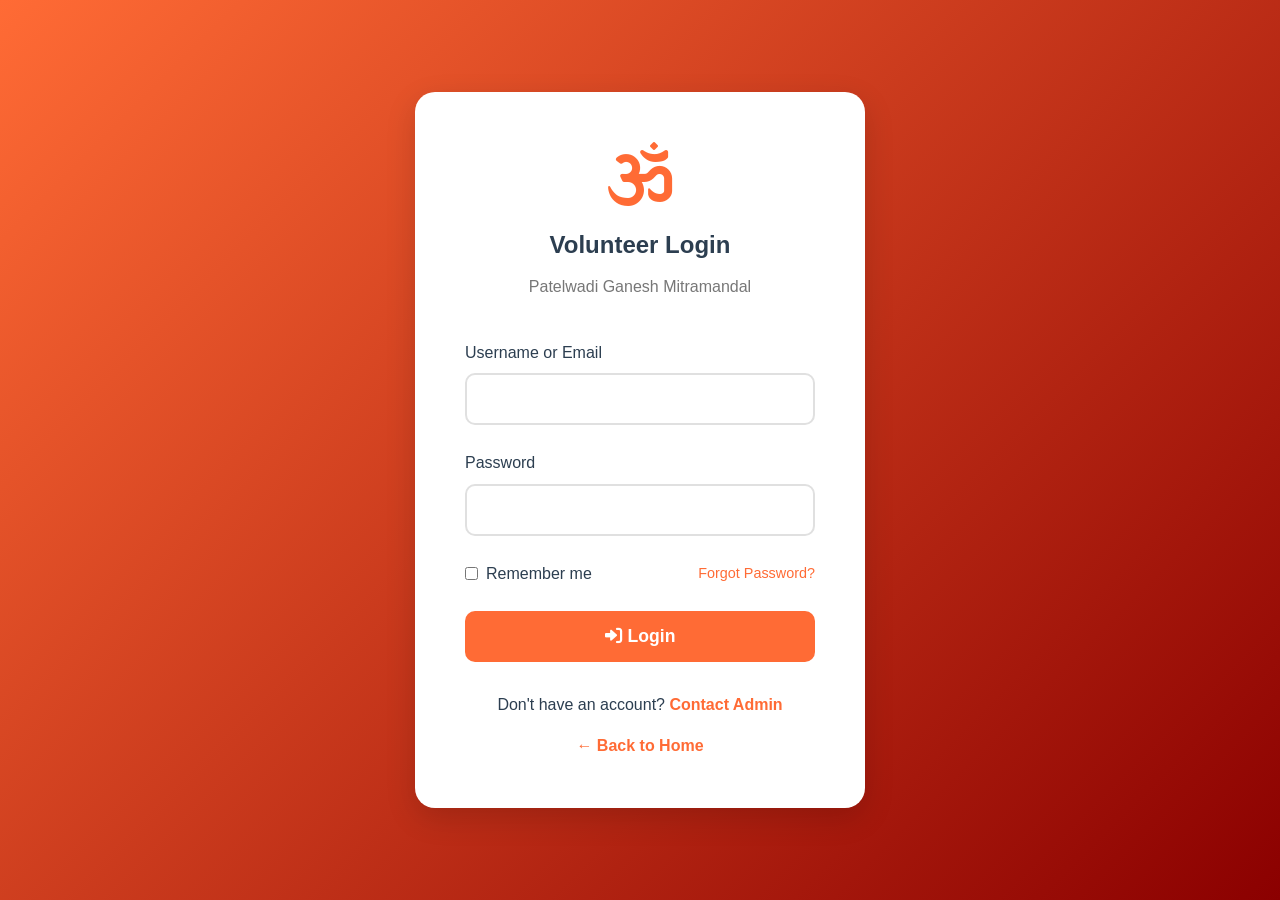
<file: dashboard.html>
<!DOCTYPE html>
<html lang="en">
<head>
    <meta charset="UTF-8">
    <meta name="viewport" content="width=device-width, initial-scale=1.0">
    <title>Dashboard - Patelwadi Ganesh Mitramandal</title>
    <link rel="stylesheet" href="style.css">
    <link rel="stylesheet" href="https://cdnjs.cloudflare.com/ajax/libs/font-awesome/6.0.0/css/all.min.css">
    <style>
        .dashboard {
            display: flex;
            min-height: 100vh;
        }
        
        .sidebar {
            width: 260px;
            background: var(--dark-color);
            color: var(--white);
            padding: 20px 0;
            position: fixed;
            height: 100vh;
            overflow-y: auto;
        }
        
        .sidebar-header {
            padding: 0 20px 20px;
            border-bottom: 1px solid rgba(255,255,255,0.1);
        }
        
        .sidebar-header h3 {
            color: var(--primary-color);
            margin-bottom: 5px;
        }
        
        .sidebar-menu {
            list-style: none;
            padding: 20px 0;
        }
        
        .sidebar-menu li {
            margin: 5px 0;
        }
        
        .sidebar-menu a {
            display: flex;
            align-items: center;
            gap: 15px;
            padding: 15px 20px;
            color: #BDC3C7;
            transition: all 0.3s ease;
        }
        
        .sidebar-menu a:hover,
        .sidebar-menu a.active {
            background: rgba(255,107,53,0.1);
            color: var(--primary-color);
            border-left: 4px solid var(--primary-color);
        }
        
        .sidebar-menu i {
            width: 20px;
        }
        
        .main-content {
            flex: 1;
            margin-left: 260px;
            background: #F5F6FA;
        }
        
        .top-bar {
            background: var(--white);
            padding: 20px 30px;
            box-shadow: var(--shadow);
            display: flex;
            justify-content: space-between;
            align-items: center;
        }
        
        .user-profile {
            display: flex;
            align-items: center;
            gap: 15px;
        }
        
        .user-avatar {
            width: 45px;
            height: 45px;
            border-radius: 50%;
            background: var(--primary-color);
            display: flex;
            align-items: center;
            justify-content: center;
            color: var(--white);
            font-weight: 700;
        }
        
        .content-area {
            padding: 30px;
        }
        
        .page-title {
            margin-bottom: 30px;
        }
        
        .page-title h1 {
            color: var(--dark-color);
            margin-bottom: 5px;
        }
        
        .page-title p {
            color: #777;
        }
        
        .dashboard-cards {
            display: grid;
            grid-template-columns: repeat(auto-fit, minmax(250px, 1fr));
            gap: 20px;
            margin-bottom: 30px;
        }
        
        .dash-card {
            background: var(--white);
            padding: 25px;
            border-radius: 15px;
            box-shadow: var(--shadow);
            display: flex;
            align-items: center;
            gap: 20px;
        }
        
        .dash-card-icon {
            width: 60px;
            height: 60px;
            border-radius: 15px;
            display: flex;
            align-items: center;
            justify-content: center;
            font-size: 1.8rem;
        }
        
        .dash-card-icon.blue {
            background: #E3F2FD;
            color: #2196F3;
        }
        
        .dash-card-icon.green {
            background: #E8F5E9;
            color: #4CAF50;
        }
        
        .dash-card-icon.orange {
            background: #FFF3E0;
            color: #FF9800;
        }
        
        .dash-card-icon.red {
            background: #FFEBEE;
            color: #F44336;
        }
        
        .dash-card-content h3 {
            font-size: 2rem;
            color: var(--dark-color);
            margin-bottom: 5px;
        }
        
        .dash-card-content p {
            color: #777;
            font-size: 0.9rem;
        }
        
        .card {
            background: var(--white);
            padding: 25px;
            border-radius: 15px;
            box-shadow: var(--shadow);
            margin-bottom: 20px;
        }
        
        .card-header {
            display: flex;
            justify-content: space-between;
            align-items: center;
            margin-bottom: 20px;
            padding-bottom: 15px;
            border-bottom: 2px solid #F0F0F0;
        }
        
        .card-header h3 {
            color: var(--dark-color);
        }
        
        .table {
            width: 100%;
            border-collapse: collapse;
        }
        
        .table thead {
            background: #F8F9FA;
        }
        
        .table th,
        .table td {
            padding: 15px;
            text-align: left;
            border-bottom: 1px solid #E0E0E0;
        }
        
        .table th {
            font-weight: 600;
            color: var(--dark-color);
        }
        
        .badge {
            padding: 5px 12px;
            border-radius: 20px;
            font-size: 0.85rem;
            font-weight: 500;
        }
        
        .badge-success {
            background: #D5F4E6;
            color: var(--success);
        }
        
        .badge-pending {
            background: #FFF3E0;
            color: var(--warning);
        }
        
        .btn-sm {
            padding: 8px 15px;
            font-size: 0.9rem;
        }
        
        .upload-area {
            border: 2px dashed #D0D0D0;
            border-radius: 10px;
            padding: 40px;
            text-align: center;
            cursor: pointer;
            transition: all 0.3s ease;
        }
        
        .upload-area:hover {
            border-color: var(--primary-color);
            background: #FFF5F2;
        }
        
        .upload-area i {
            font-size: 3rem;
            color: var(--primary-color);
            margin-bottom: 15px;
        }
    </style>
</head>
<body>
    <div class="dashboard">
        <!-- Sidebar -->
        <aside class="sidebar">
            <div class="sidebar-header">
                <h3>Dashboard</h3>
                <p id="userName">Welcome User</p>
            </div>
            
            <ul class="sidebar-menu">
                <li><a href="#overview" class="active" onclick="showSection('overview')">
                    <i class="fas fa-home"></i> Overview
                </a></li>
                <li><a href="#profile" onclick="showSection('profile')">
                    <i class="fas fa-user"></i> My Profile
                </a></li>
                <li><a href="#donations" onclick="showSection('donations')">
                    <i class="fas fa-hand-holding-heart"></i> My Donations
                </a></li>
                <li><a href="#tasks" onclick="showSection('tasks')">
                    <i class="fas fa-tasks"></i> Tasks & Duties
                </a></li>
                <li><a href="#passbook" onclick="showSection('passbook')">
                    <i class="fas fa-file-upload"></i> Upload Passbook
                </a></li>
                <li><a href="#documents" onclick="showSection('documents')">
                    <i class="fas fa-folder"></i> Documents
                </a></li>
                <li><a href="#" onclick="logout()">
                    <i class="fas fa-sign-out-alt"></i> Logout
                </a></li>
            </ul>
        </aside>
        
        <!-- Main Content -->
        <main class="main-content">
            <div class="top-bar">
                <div class="search-bar">
                    <h2>Volunteer Dashboard</h2>
                </div>
                <div class="user-profile">
                    <div class="user-avatar" id="userAvatar">V</div>
                    <div>
                        <strong id="topBarName">Volunteer</strong>
                        <p style="font-size: 0.85rem; color: #777;">Volunteer</p>
                    </div>
                </div>
            </div>
            
            <div class="content-area">
                <!-- Overview Section -->
                <div id="overview" class="content-section">
                    <div class="page-title">
                        <h1>Dashboard Overview</h1>
                        <p>Welcome back! Here's your activity summary</p>
                    </div>
                    
                    <div class="dashboard-cards">
                        <div class="dash-card">
                            <div class="dash-card-icon blue">
                                <i class="fas fa-rupee-sign"></i>
                            </div>
                            <div class="dash-card-content">
                                <h3>₹5,000</h3>
                                <p>Total Donations</p>
                            </div>
                        </div>
                        
                        <div class="dash-card">
                            <div class="dash-card-icon green">
                                <i class="fas fa-check-circle"></i>
                            </div>
                            <div class="dash-card-content">
                                <h3>8</h3>
                                <p>Tasks Completed</p>
                            </div>
                        </div>
                        
                        <div class="dash-card">
                            <div class="dash-card-icon orange">
                                <i class="fas fa-clock"></i>
                            </div>
                            <div class="dash-card-content">
                                <h3>3</h3>
                                <p>Pending Tasks</p>
                            </div>
                        </div>
                        
                        <div class="dash-card">
                            <div class="dash-card-icon red">
                                <i class="fas fa-calendar"></i>
                            </div>
                            <div class="dash-card-content">
                                <h3>5</h3>
                                <p>Days to Event</p>
                            </div>
                        </div>
                    </div>
                    
                    <div class="card">
                        <div class="card-header">
                            <h3>Recent Activities</h3>
                        </div>
                        <table class="table">
                            <thead>
                                <tr>
                                    <th>Date</th>
                                    <th>Activity</th>
                                    <th>Status</th>
                                    <th>Action</th>
                                </tr>
                            </thead>
                            <tbody>
                                <tr>
                                    <td>10 Sept 2024</td>
                                    <td>Donation - ₹2,000</td>
                                    <td><span class="badge badge-success">Completed</span></td>
                                    <td><button class="btn btn-sm btn-primary">View</button></td>
                                </tr>
                                <tr>
                                    <td>12 Sept 2024</td>
                                    <td>Decoration Task</td>
                                    <td><span class="badge badge-pending">Pending</span></td>
                                    <td><button class="btn btn-sm btn-primary">Update</button></td>
                                </tr>
                            </tbody>
                        </table>
                    </div>
                </div>
                
                <!-- Profile Section -->
                <div id="profile" class="content-section" style="display:none;">
                    <div class="page-title">
                        <h1>My Profile</h1>
                        <p>Manage your personal information</p>
                    </div>
                    
                    <div class="card">
                        <form id="profileForm">
                            <div class="form-group">
                                <label>Full Name</label>
                                <input type="text" class="form-control" value="Volunteer Name">
                            </div>
                            <div class="form-group">
                                <label>Email</label>
                                <input type="email" class="form-control" value="volunteer@email.com">
                            </div>
                            <div class="form-group">
                                <label>Phone</label>
                                <input type="tel" class="form-control" value="+91 98765 43210">
                            </div>
                            <div class="form-group">
                                <label>Department</label>
                                <select class="form-control">
                                    <option>Decoration</option>
                                    <option>Food & Prasad</option>
                                    <option>Security</option>
                                    <option>Cultural</option>
                                </select>
                            </div>
                            <button type="submit" class="btn btn-primary">Update Profile</button>
                        </form>
                    </div>
                </div>
                
                <!-- Donations Section -->
                <div id="donations" class="content-section" style="display:none;">
                    <div class="page-title">
                        <h1>My Donations</h1>
                        <p>Track your contribution history</p>
                    </div>
                    
                    <div class="card">
                        <div class="card-header">
                            <h3>Donation History</h3>
                            <button class="btn btn-primary">Add Donation</button>
                        </div>
                        <table class="table">
                            <thead>
                                <tr>
                                    <th>Date</th>
                                    <th>Amount</th>
                                    <th>Payment Method</th>
                                    <th>Receipt</th>
                                </tr>
                            </thead>
                            <tbody>
                                <tr>
                                    <td>10 Sept 2024</td>
                                    <td>₹2,000</td>
                                    <td>UPI</td>
                                    <td><a href="#" class="btn btn-sm btn-primary">Download</a></td>
                                </tr>
                                <tr>
                                    <td>5 Sept 2024</td>
                                    <td>₹3,000</td>
                                    <td>Cash</td>
                                    <td><a href="#" class="btn btn-sm btn-primary">Download</a></td>
                                </tr>
                            </tbody>
                        </table>
                    </div>
                </div>
                
                <!-- Passbook Upload Section -->
                <div id="passbook" class="content-section" style="display:none;">
                    <div class="page-title">
                        <h1>Upload Passbook</h1>
                        <p>Upload financial documents and submit donation receipt details</p>
                    </div>

                    <!-- Receipt Submission Form -->
                    <div class="card" style="margin-bottom: 20px;">
                        <div class="card-header">
                            <h3><i class="fas fa-receipt" style="color: var(--primary-color); margin-right:8px;"></i>Submit Donation Receipt</h3>
                        </div>

                        <!-- Inline status message -->
                        <div id="receiptStatus" style="display:none; padding: 12px 16px; border-radius: 8px; margin-bottom: 20px; font-weight: 500;"></div>

                        <form id="passbookReceiptForm" novalidate>
                            <div class="form-group">
                                <label for="receiptName">Donor Name <span style="color:red;">*</span></label>
                                <input
                                    type="text"
                                    id="receiptName"
                                    name="name"
                                    class="form-control"
                                    placeholder="Enter full donor name"
                                    required
                                >
                            </div>
                            <div class="form-group">
                                <label for="receiptAmount">Donation Amount (₹) <span style="color:red;">*</span></label>
                                <input
                                    type="number"
                                    id="receiptAmount"
                                    name="amount"
                                    class="form-control"
                                    placeholder="Enter amount in ₹"
                                    min="1"
                                    required
                                >
                            </div>
                            <button
                                type="submit"
                                id="submitReceiptBtn"
                                class="btn btn-primary"
                                style="min-width: 160px;"
                            >
                                <i class="fas fa-paper-plane" style="margin-right: 8px;"></i>Submit Receipt
                            </button>
                        </form>
                    </div>

                    <!-- File Upload Card -->
                    <div class="card">
                        <div class="card-header">
                            <h3><i class="fas fa-file-upload" style="color: var(--primary-color); margin-right:8px;"></i>Passbook Document</h3>
                        </div>

                        <!-- Upload status banner -->
                        <div id="fileUploadStatus" style="display:none; padding: 12px 16px; border-radius: 8px; margin-bottom: 16px; font-weight: 500;"></div>

                        <!-- Drop / click zone -->
                        <div class="upload-area" id="uploadDropZone" onclick="document.getElementById('fileInput').click()">
                            <i class="fas fa-cloud-upload-alt"></i>
                            <h3>Click to select passbook</h3>
                            <p>Supported formats: PDF, JPG, PNG (Max 5MB)</p>
                            <input type="file" id="fileInput" style="display:none" accept=".pdf,.jpg,.png">
                            <!-- Hidden field: auto-filled after receipt is submitted -->
                            <input type="hidden" id="linkedReceiptId" value="">
                        </div>

                        <!-- Selected-file preview + upload button (hidden until file chosen) -->
                        <div id="filePreviewBar" style="display:none; margin-top:16px; padding:14px 18px;
                             background:#F8F9FA; border:1px solid #E0E0E0; border-radius:10px;
                             display:none; align-items:center; gap:14px; flex-wrap:wrap;">
                            <i class="fas fa-file-alt" style="font-size:1.6rem; color:var(--primary-color);"></i>
                            <div style="flex:1; min-width:0;">
                                <strong id="selectedFileName" style="display:block; white-space:nowrap; overflow:hidden; text-overflow:ellipsis;"></strong>
                                <span id="selectedFileSize" style="font-size:0.85rem; color:#777;"></span>
                            </div>
                            <button id="uploadFileBtn" class="btn btn-primary" style="min-width:140px;">
                                <i class="fas fa-upload" style="margin-right:8px;"></i>Upload Now
                            </button>
                            <button onclick="clearFileSelection()" class="btn" style="background:#eee; color:#555; padding:8px 14px;">
                                <i class="fas fa-times"></i>
                            </button>
                        </div>

                        <div style="margin-top: 30px;">
                            <h3>Uploaded Documents</h3>
                            <table class="table" style="margin-top: 15px;">
                                <thead>
                                    <tr>
                                        <th>File Name</th>
                                        <th>Upload Date</th>
                                        <th>Size</th>
                                        <th>Action</th>
                                    </tr>
                                </thead>
                                <tbody id="uploadedDocsList">
                                    <tr>
                                        <td>passbook_sept_2024.pdf</td>
                                        <td>15 Sept 2024</td>
                                        <td>2.3 MB</td>
                                        <td>
                                            <button class="btn btn-sm btn-primary">View</button>
                                            <button class="btn btn-sm btn-danger">Delete</button>
                                        </td>
                                    </tr>
                                </tbody>
                            </table>
                        </div>
                    </div>
                </div>
            </div>
        </main>
    </div>
    
    <script>
        // Check authentication
        const currentUser = JSON.parse(localStorage.getItem('currentUser') || 'null');
        if (!currentUser) {
            window.location.href = 'login.html';
        } else {
            document.getElementById('userName').textContent = 'Welcome ' + currentUser.name;
            document.getElementById('topBarName').textContent = currentUser.name;
            document.getElementById('userAvatar').textContent = currentUser.name.charAt(0);
        }
        
        function showSection(sectionId) {
            // Hide all sections
            document.querySelectorAll('.content-section').forEach(section => {
                section.style.display = 'none';
            });
            
            // Show selected section
            document.getElementById(sectionId).style.display = 'block';
            
            // Update active menu item
            document.querySelectorAll('.sidebar-menu a').forEach(link => {
                link.classList.remove('active');
            });
            event.target.closest('a').classList.add('active');
        }
        
        function logout() {
            if (confirm('Are you sure you want to logout?')) {
                localStorage.removeItem('currentUser');
                window.location.href = 'login.html';
            }
        }
        
        // ==================== PASSBOOK RECEIPT FORM SUBMIT ====================
        const passbookReceiptForm = document.getElementById('passbookReceiptForm');
        if (passbookReceiptForm) {
            passbookReceiptForm.addEventListener('submit', async function (e) {
                e.preventDefault();

                const nameVal   = document.getElementById('receiptName').value.trim();
                const amountVal = document.getElementById('receiptAmount').value.trim();
                const statusEl  = document.getElementById('receiptStatus');
                const submitBtn = document.getElementById('submitReceiptBtn');

                // Basic client-side validation
                if (!nameVal || !amountVal || Number(amountVal) <= 0) {
                    showReceiptStatus('Please enter a valid donor name and a positive amount.', 'error');
                    return;
                }

                // Disable button while request is in flight
                submitBtn.disabled = true;
                submitBtn.innerHTML = '<i class="fas fa-spinner fa-spin" style="margin-right:8px;"></i>Submitting…';

                try {
                    const response = await fetch('http://localhost:3000/api/submit-passbook', {
                        method: 'POST',
                        headers: { 'Content-Type': 'application/json' },
                        body: JSON.stringify({
                            name:   nameVal,
                            amount: Number(amountVal),
                            userId: currentUser ? currentUser.id : null,
                            submittedAt: new Date().toISOString()
                        })
                    });

                    if (response.ok) {
                        const data = await response.json();

                        // Store receiptId so the file upload can be linked
                        window._lastReceiptId = data.receiptId || '';
                        const hiddenField = document.getElementById('linkedReceiptId');
                        if (hiddenField) hiddenField.value = window._lastReceiptId;

                        showReceiptStatus(
                            `✅ Receipt submitted! ID: ${data.receiptId} — Thank you, ${nameVal}. You can now upload your passbook below.`,
                            'success'
                        );
                        passbookReceiptForm.reset();
                    } else {
                        const err = await response.json().catch(() => ({}));
                        showReceiptStatus('❌ Server error: ' + (err.message || response.statusText), 'error');
                    }
                } catch (networkErr) {
                    showReceiptStatus(
                        '❌ Could not connect to the server. Make sure server.js is running on port 3000.',
                        'error'
                    );
                    console.error('Receipt submit error:', networkErr);
                } finally {
                    submitBtn.disabled = false;
                    submitBtn.innerHTML = '<i class="fas fa-paper-plane" style="margin-right:8px;"></i>Submit Receipt';
                }
            });
        }

        function showReceiptStatus(message, type) {
            const el = document.getElementById('receiptStatus');
            el.textContent = message;
            el.style.display = 'block';
            if (type === 'success') {
                el.style.background = '#D5F4E6';
                el.style.color      = '#1a7a45';
                el.style.border     = '1px solid #a3e6c1';
            } else {
                el.style.background = '#FFEBEE';
                el.style.color      = '#c0392b';
                el.style.border     = '1px solid #f5b7b1';
            }
            // Auto-hide after 6 seconds
            setTimeout(() => { el.style.display = 'none'; }, 6000);
        }

        // ==================== FILE UPLOAD HANDLER ====================
        let selectedUploadFile = null;

        function formatBytes(bytes) {
            if (bytes < 1024) return bytes + ' B';
            if (bytes < 1024 * 1024) return (bytes / 1024).toFixed(1) + ' KB';
            return (bytes / (1024 * 1024)).toFixed(2) + ' MB';
        }

        function clearFileSelection() {
            selectedUploadFile = null;
            document.getElementById('fileInput').value = '';
            document.getElementById('filePreviewBar').style.display = 'none';
            document.getElementById('fileUploadStatus').style.display = 'none';
        }

        function showFileStatus(message, type) {
            const el = document.getElementById('fileUploadStatus');
            el.textContent = message;
            el.style.display = 'block';
            if (type === 'success') {
                el.style.background = '#D5F4E6';
                el.style.color      = '#1a7a45';
                el.style.border     = '1px solid #a3e6c1';
            } else {
                el.style.background = '#FFEBEE';
                el.style.color      = '#c0392b';
                el.style.border     = '1px solid #f5b7b1';
            }
            if (type === 'success') setTimeout(() => { el.style.display = 'none'; }, 7000);
        }

        // Show preview bar when a file is chosen
        document.getElementById('fileInput')?.addEventListener('change', function (e) {
            const file = e.target.files[0];
            if (!file) return;

            // 5 MB guard
            if (file.size > 5 * 1024 * 1024) {
                showFileStatus('❌ File is too large. Maximum allowed size is 5 MB.', 'error');
                this.value = '';
                return;
            }

            selectedUploadFile = file;
            document.getElementById('selectedFileName').textContent = file.name;
            document.getElementById('selectedFileSize').textContent  = formatBytes(file.size);

            const bar = document.getElementById('filePreviewBar');
            bar.style.display = 'flex';   // reveal the bar
            document.getElementById('fileUploadStatus').style.display = 'none';
        });

        // Upload button click → send file via FormData to the server
        document.getElementById('uploadFileBtn')?.addEventListener('click', async function () {
            if (!selectedUploadFile) return;

            const btn = this;
            btn.disabled = true;
            btn.innerHTML = '<i class="fas fa-spinner fa-spin" style="margin-right:8px;"></i>Uploading…';

            try {
                const formData = new FormData();
                formData.append('passbook', selectedUploadFile);
                formData.append('userId',   currentUser ? currentUser.id   : '');
                formData.append('userName', currentUser ? currentUser.name : '');
                // Link to the last submitted receipt (if any)
                const linkedId = document.getElementById('linkedReceiptId')?.value || window._lastReceiptId || '';
                if (linkedId) formData.append('receiptId', linkedId);

                const response = await fetch('http://localhost:3000/api/upload-passbook', {
                    method: 'POST',
                    body: formData   // browser sets multipart boundary automatically
                });

                if (response.ok) {
                    const data = await response.json();

                    // Add a new row to the Uploaded Documents table
                    const tbody = document.getElementById('uploadedDocsList');
                    const now   = new Date();
                    const dateStr = now.toLocaleDateString('en-IN', { day:'numeric', month:'short', year:'numeric' });
                    const newRow = document.createElement('tr');
                    newRow.innerHTML = `
                        <td>${data.fileName || selectedUploadFile.name}</td>
                        <td>${dateStr}</td>
                        <td>${formatBytes(selectedUploadFile.size)}</td>
                        <td>
                            <button class="btn btn-sm btn-primary">View</button>
                            <button class="btn btn-sm btn-danger">Delete</button>
                        </td>`;
                    tbody.prepend(newRow);

                    showFileStatus(`✅ "${data.fileName}" uploaded successfully!`, 'success');
                    clearFileSelection();
                } else {
                    const err = await response.json().catch(() => ({}));
                    showFileStatus('❌ Upload failed: ' + (err.message || response.statusText), 'error');
                }
            } catch (netErr) {
                showFileStatus('❌ Cannot reach the server. Make sure server.js is running on port 3000.', 'error');
                console.error('File upload error:', netErr);
            } finally {
                btn.disabled = false;
                btn.innerHTML = '<i class="fas fa-upload" style="margin-right:8px;"></i>Upload Now';
            }
        });
    </script>
</body>
</html>
</file>
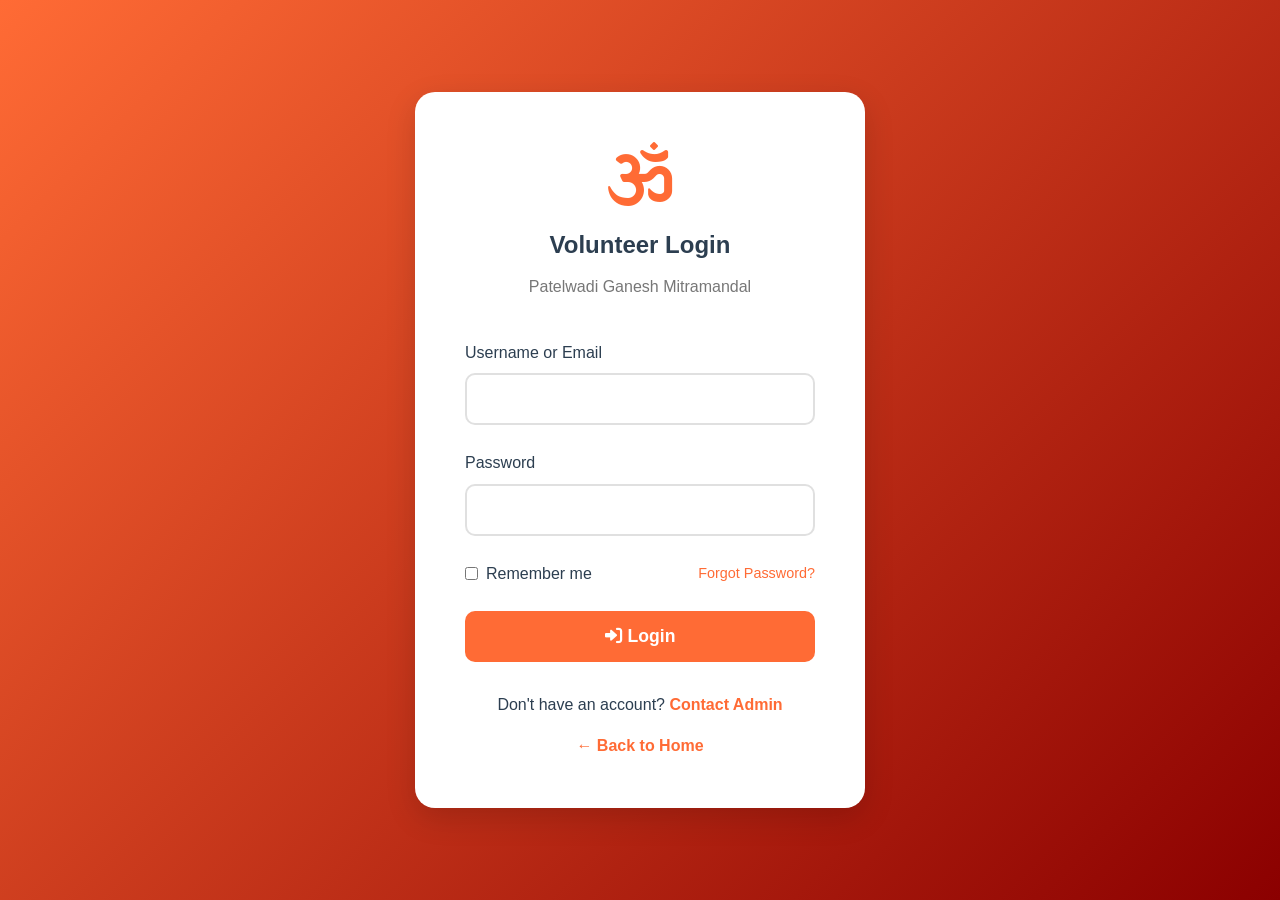
<file: login.html>
<!DOCTYPE html>
<html lang="en">
<head>
    <meta charset="UTF-8">
    <meta name="viewport" content="width=device-width, initial-scale=1.0">
    <title>Login - Patelwadi Ganesh Mitramandal</title>
    <link rel="stylesheet" href="style.css">
    <link rel="stylesheet" href="https://cdnjs.cloudflare.com/ajax/libs/font-awesome/6.0.0/css/all.min.css">
    <style>
        .login-container {
            min-height: 100vh;
            display: flex;
            align-items: center;
            justify-content: center;
            background: linear-gradient(135deg, var(--primary-color), var(--accent-color));
            padding: 20px;
        }
        
        .login-box {
            background: var(--white);
            padding: 50px;
            border-radius: 20px;
            box-shadow: var(--shadow-lg);
            max-width: 450px;
            width: 100%;
        }
        
        .login-header {
            text-align: center;
            margin-bottom: 40px;
        }
        
        .login-header i {
            font-size: 4rem;
            color: var(--primary-color);
            margin-bottom: 20px;
        }
        
        .login-header h2 {
            color: var(--dark-color);
            margin-bottom: 10px;
        }
        
        .login-header p {
            color: #777;
        }
        
        .form-group {
            margin-bottom: 25px;
        }
        
        .form-group label {
            display: block;
            margin-bottom: 8px;
            color: var(--dark-color);
            font-weight: 500;
        }
        
        .form-group input {
            width: 100%;
            padding: 15px;
            border: 2px solid #E0E0E0;
            border-radius: 10px;
            font-size: 1rem;
            transition: border-color 0.3s ease;
        }
        
        .form-group input:focus {
            outline: none;
            border-color: var(--primary-color);
        }
        
        .form-options {
            display: flex;
            justify-content: space-between;
            align-items: center;
            margin-bottom: 25px;
        }
        
        .remember-me {
            display: flex;
            align-items: center;
            gap: 8px;
        }
        
        .forgot-password {
            color: var(--primary-color);
            font-size: 0.9rem;
        }
        
        .forgot-password:hover {
            text-decoration: underline;
        }
        
        .btn-login-submit {
            width: 100%;
            padding: 15px;
            background: var(--primary-color);
            color: var(--white);
            border: none;
            border-radius: 10px;
            font-size: 1.1rem;
            font-weight: 600;
            cursor: pointer;
            transition: all 0.3s ease;
        }
        
        .btn-login-submit:hover {
            background: var(--accent-color);
            transform: translateY(-2px);
        }
        
        .login-footer {
            text-align: center;
            margin-top: 30px;
        }
        
        .login-footer a {
            color: var(--primary-color);
            font-weight: 600;
        }
        
        .alert {
            padding: 12px;
            border-radius: 8px;
            margin-bottom: 20px;
            display: none;
        }
        
        .alert-error {
            background: #FADBD8;
            color: var(--danger);
            border: 1px solid var(--danger);
        }
        
        .alert-success {
            background: #D5F4E6;
            color: var(--success);
            border: 1px solid var(--success);
        }
    </style>
</head>
<body>
    <div class="login-container">
        <div class="login-box">
            <div class="login-header">
                <i class="fas fa-om"></i>
                <h2>Volunteer Login</h2>
                <p>Patelwadi Ganesh Mitramandal</p>
            </div>
            
            <div id="alert" class="alert"></div>
            
            <form id="loginForm">
                <div class="form-group">
                    <label for="username">Username or Email</label>
                    <input type="text" id="username" name="username" required>
                </div>
                
                <div class="form-group">
                    <label for="password">Password</label>
                    <input type="password" id="password" name="password" required>
                </div>
                
                <div class="form-options">
                    <div class="remember-me">
                        <input type="checkbox" id="remember" name="remember">
                        <label for="remember">Remember me</label>
                    </div>
                    <a href="#" class="forgot-password">Forgot Password?</a>
                </div>
                
                <button type="submit" class="btn-login-submit">
                    <i class="fas fa-sign-in-alt"></i> Login
                </button>
            </form>
            
            <div class="login-footer">
                <p>Don't have an account? <a href="contact.html">Contact Admin</a></p>
                <p style="margin-top: 15px;"><a href="index.html">← Back to Home</a></p>
            </div>
        </div>
    </div>
    
    <script src="auth.js"></script>
</body>
</html>
</file>
<file: style.css>
/* ==================== RESET & BASE ==================== */
* {
    margin: 0;
    padding: 0;
    box-sizing: border-box;
}

:root {
    --primary-color: #FF6B35;
    --secondary-color: #F7931E;
    --accent-color: #8B0000;
    --dark-color: #2C3E50;
    --light-color: #ECF0F1;
    --white: #FFFFFF;
    --success: #27AE60;
    --danger: #E74C3C;
    --shadow: 0 5px 15px rgba(0,0,0,0.1);
    --shadow-lg: 0 10px 30px rgba(0,0,0,0.15);
}

body {
    font-family: 'Poppins', sans-serif;
    line-height: 1.6;
    color: var(--dark-color);
    background: var(--white);
    overflow-x: hidden;
}

.container {
    max-width: 1200px;
    margin: 0 auto;
    padding: 0 20px;
}

img, svg {
    max-width: 100%;
    height: auto;
    display: block;
}

a {
    text-decoration: none;
    color: inherit;
    transition: all 0.3s ease;
}

/* ==================== NAVIGATION ==================== */
.navbar {
    background: var(--white);
    box-shadow: var(--shadow);
    position: sticky;
    top: 0;
    z-index: 1000;
}

.nav-wrapper {
    display: flex;
    justify-content: space-between;
    align-items: center;
    padding: 15px 0;
}

.logo {
    display: flex;
    align-items: center;
    font-size: 1.2rem;
    font-weight: 700;
    color: var(--primary-color);
}

.logo i {
    font-size: 2rem;
    margin-right: 10px;
}

.nav-menu {
    display: flex;
    list-style: none;
    align-items: center;
    gap: 30px;
}

.nav-menu a {
    font-weight: 500;
    padding: 8px 0;
    position: relative;
}

.nav-menu a:hover,
.nav-menu a.active {
    color: var(--primary-color);
}

.nav-menu a::after {
    content: '';
    position: absolute;
    bottom: 0;
    left: 0;
    width: 0;
    height: 2px;
    background: var(--primary-color);
    transition: width 0.3s ease;
}

.nav-menu a:hover::after,
.nav-menu a.active::after {
    width: 100%;
}

.btn-login {
    background: var(--primary-color) !important;
    color: var(--white) !important;
    padding: 10px 25px !important;
    border-radius: 25px;
}

.btn-login:hover {
    background: var(--accent-color) !important;
    transform: translateY(-2px);
}

.mobile-toggle {
    display: none;
    flex-direction: column;
    background: none;
    border: none;
    cursor: pointer;
    padding: 10px;
}

.mobile-toggle span {
    width: 25px;
    height: 3px;
    background: var(--dark-color);
    margin: 3px 0;
    transition: all 0.3s ease;
}

/* ==================== HERO SECTION ==================== */
.hero {
    position: relative;
    height: 90vh;
    background: linear-gradient(135deg, var(--primary-color), var(--accent-color));
    display: flex;
    align-items: center;
    justify-content: center;
    text-align: center;
    color: var(--white);
    overflow: hidden;
}

.hero::before {
    content: '';
    position: absolute;
    top: 0;
    left: 0;
    right: 0;
    bottom: 0;
    background-image: 
        radial-gradient(circle at 20% 50%, rgba(255,255,255,0.1) 0%, transparent 50%),
        radial-gradient(circle at 80% 80%, rgba(255,255,255,0.1) 0%, transparent 50%);
    animation: pulse 15s ease-in-out infinite;
}

@keyframes pulse {
    0%, 100% { opacity: 1; }
    50% { opacity: 0.5; }
}

.hero-overlay {
    position: absolute;
    top: 0;
    left: 0;
    width: 100%;
    height: 100%;
    background: rgba(0, 0, 0, 0.3);
}

.hero-content {
    position: relative;
    z-index: 1;
}

.hero-title {
    font-size: 4rem;
    font-weight: 700;
    margin-bottom: 20px;
    text-shadow: 2px 2px 10px rgba(0,0,0,0.3);
    animation: fadeInUp 1s ease;
}

.hero-subtitle {
    font-size: 1.5rem;
    margin-bottom: 40px;
    animation: fadeInUp 1s ease 0.2s both;
}

/* Countdown Timer */
.countdown {
    display: flex;
    gap: 30px;
    justify-content: center;
    margin: 40px 0;
    animation: fadeInUp 1s ease 0.4s both;
}

.countdown-item {
    background: rgba(255, 255, 255, 0.1);
    backdrop-filter: blur(10px);
    padding: 20px 30px;
    border-radius: 15px;
    border: 2px solid rgba(255, 255, 255, 0.2);
}

.countdown-value {
    display: block;
    font-size: 3rem;
    font-weight: 700;
}

.countdown-label {
    display: block;
    font-size: 0.9rem;
    text-transform: uppercase;
    letter-spacing: 1px;
}

.hero-buttons {
    display: flex;
    gap: 20px;
    justify-content: center;
    margin-top: 40px;
    animation: fadeInUp 1s ease 0.6s both;
    flex-wrap: wrap;
}

/* Buttons */
.btn {
    display: inline-flex;
    align-items: center;
    gap: 10px;
    padding: 15px 35px;
    border-radius: 50px;
    font-weight: 600;
    transition: all 0.3s ease;
    border: none;
    cursor: pointer;
    font-size: 1rem;
}

.btn-primary {
    background: var(--primary-color);
    color: var(--white);
}

.btn-primary:hover {
    background: var(--accent-color);
    transform: translateY(-3px);
    box-shadow: var(--shadow-lg);
}

.btn-secondary {
    background: transparent;
    color: var(--white);
    border: 2px solid var(--white);
}

.btn-secondary:hover {
    background: var(--white);
    color: var(--primary-color);
}

/* ==================== STATS SECTION ==================== */
.stats {
    padding: 80px 0;
    background: var(--light-color);
}

.stats-grid {
    display: grid;
    grid-template-columns: repeat(auto-fit, minmax(250px, 1fr));
    gap: 30px;
}

.stat-card {
    background: var(--white);
    padding: 40px;
    border-radius: 15px;
    text-align: center;
    box-shadow: var(--shadow);
    transition: all 0.3s ease;
}

.stat-card:hover {
    transform: translateY(-10px);
    box-shadow: var(--shadow-lg);
}

.stat-card i {
    font-size: 3rem;
    color: var(--primary-color);
    margin-bottom: 20px;
}

.stat-number {
    font-size: 3rem;
    font-weight: 700;
    color: var(--dark-color);
    margin: 10px 0;
}

.stat-label {
    color: #7F8C8D;
    font-size: 1rem;
}

/* ==================== SECTION HEADER ==================== */
.section-header {
    text-align: center;
    margin-bottom: 60px;
}

.section-header h2 {
    font-size: 2.5rem;
    color: var(--dark-color);
    margin-bottom: 15px;
}

.divider {
    width: 80px;
    height: 4px;
    background: var(--primary-color);
    margin: 0 auto;
    border-radius: 2px;
}

/* ==================== ABOUT PREVIEW ==================== */
.about-preview {
    padding: 80px 0;
}

.about-content {
    display: grid;
    grid-template-columns: 1fr 1fr;
    gap: 60px;
    align-items: center;
}

.about-text p {
    margin-bottom: 20px;
    font-size: 1.1rem;
    line-height: 1.8;
    color: #555;
}

.about-text .btn {
    margin-top: 20px;
}

.about-image svg {
    width: 100%;
    height: auto;
    box-shadow: var(--shadow-lg);
}

/* ==================== EVENTS SECTION ==================== */
.events {
    padding: 80px 0;
    background: var(--light-color);
}

.events-grid {
    display: grid;
    grid-template-columns: repeat(auto-fit, minmax(300px, 1fr));
    gap: 30px;
}

.event-card {
    background: var(--white);
    border-radius: 15px;
    padding: 30px;
    box-shadow: var(--shadow);
    display: flex;
    gap: 20px;
    transition: all 0.3s ease;
}

.event-card:hover {
    transform: translateY(-5px);
    box-shadow: var(--shadow-lg);
}

.event-date {
    background: var(--primary-color);
    color: var(--white);
    padding: 15px 20px;
    border-radius: 10px;
    text-align: center;
    min-width: 80px;
}

.event-date .day {
    display: block;
    font-size: 2rem;
    font-weight: 700;
}

.event-date .month {
    display: block;
    font-size: 0.9rem;
    text-transform: uppercase;
}

.event-content h3 {
    color: var(--dark-color);
    margin-bottom: 10px;
}

.event-content p {
    color: #777;
    margin: 5px 0;
    font-size: 0.95rem;
}

.event-content i {
    color: var(--primary-color);
    margin-right: 5px;
}

/* ==================== GALLERY PREVIEW ==================== */
.gallery-preview {
    padding: 80px 0;
}

.gallery-grid {
    display: grid;
    grid-template-columns: repeat(auto-fit, minmax(280px, 1fr));
    gap: 20px;
}

.gallery-item {
    position: relative;
    overflow: hidden;
    border-radius: 15px;
    box-shadow: var(--shadow);
    cursor: pointer;
}

.gallery-item svg {
    width: 100%;
    height: 300px;
    transition: transform 0.3s ease;
}

.gallery-item:hover svg {
    transform: scale(1.1);
}

.gallery-overlay {
    position: absolute;
    bottom: 0;
    left: 0;
    right: 0;
    background: linear-gradient(to top, rgba(0,0,0,0.8), transparent);
    padding: 20px;
    color: var(--white);
    transform: translateY(100%);
    transition: transform 0.3s ease;
}

.gallery-item:hover .gallery-overlay {
    transform: translateY(0);
}

.gallery-overlay span {
    font-weight: 600;
    font-size: 1.1rem;
}

/* ==================== FOOTER ==================== */
.footer {
    background: var(--dark-color);
    color: var(--white);
    padding: 60px 0 20px;
}

.footer-grid {
    display: grid;
    grid-template-columns: repeat(auto-fit, minmax(250px, 1fr));
    gap: 40px;
    margin-bottom: 40px;
}

.footer-col h3 {
    margin-bottom: 20px;
    color: var(--primary-color);
}

.footer-col p {
    color: #BDC3C7;
    line-height: 1.8;
}

.footer-col ul {
    list-style: none;
}

.footer-col ul li {
    margin: 10px 0;
}

.footer-col ul li a {
    color: #BDC3C7;
}

.footer-col ul li a:hover {
    color: var(--primary-color);
}

.social-links {
    display: flex;
    gap: 15px;
    margin-top: 20px;
}

.social-links a {
    width: 40px;
    height: 40px;
    background: rgba(255, 255, 255, 0.1);
    display: flex;
    align-items: center;
    justify-content: center;
    border-radius: 50%;
    transition: all 0.3s ease;
}

.social-links a:hover {
    background: var(--primary-color);
    transform: translateY(-3px);
}

.contact-info li {
    display: flex;
    align-items: center;
    gap: 10px;
    color: #BDC3C7;
    margin: 15px 0;
}

.contact-info i {
    color: var(--primary-color);
    width: 20px;
}

.newsletter-form {
    display: flex;
    margin-top: 15px;
}

.newsletter-form input {
    flex: 1;
    padding: 12px;
    border: none;
    border-radius: 25px 0 0 25px;
    outline: none;
}

.newsletter-form button {
    padding: 12px 20px;
    background: var(--primary-color);
    border: none;
    border-radius: 0 25px 25px 0;
    color: var(--white);
    cursor: pointer;
    transition: background 0.3s ease;
}

.newsletter-form button:hover {
    background: var(--accent-color);
}

.footer-bottom {
    border-top: 1px solid rgba(255, 255, 255, 0.1);
    padding-top: 20px;
    text-align: center;
    color: #BDC3C7;
}

/* ==================== UTILITY CLASSES ==================== */
.text-center {
    text-align: center;
}

/* ==================== ANIMATIONS ==================== */
@keyframes fadeInUp {
    from {
        opacity: 0;
        transform: translateY(30px);
    }
    to {
        opacity: 1;
        transform: translateY(0);
    }
}

/* ==================== RESPONSIVE ==================== */
@media (max-width: 968px) {
    .nav-menu {
        position: fixed;
        left: -100%;
        top: 70px;
        flex-direction: column;
        background: var(--white);
        width: 100%;
        text-align: center;
        transition: 0.3s;
        box-shadow: var(--shadow);
        padding: 20px 0;
        gap: 10px;
    }
    
    .nav-menu.active {
        left: 0;
    }
    
    .mobile-toggle {
        display: flex;
    }
    
    .hero-title {
        font-size: 2.5rem;
    }
    
    .hero-subtitle {
        font-size: 1.2rem;
    }
    
    .countdown {
        gap: 15px;
        flex-wrap: wrap;
    }
    
    .countdown-item {
        padding: 15px 20px;
    }
    
    .countdown-value {
        font-size: 2rem;
    }
    
    .hero-buttons {
        flex-direction: column;
        align-items: center;
    }
    
    .about-content {
        grid-template-columns: 1fr;
    }
}

@media (max-width: 768px) {
    .hero {
        height: 70vh;
    }
    
    .logo span {
        font-size: 1rem;
    }
    
    .section-header h2 {
        font-size: 2rem;
    }
    
    .stats {
        padding: 40px 0;
    }
}
</file>
